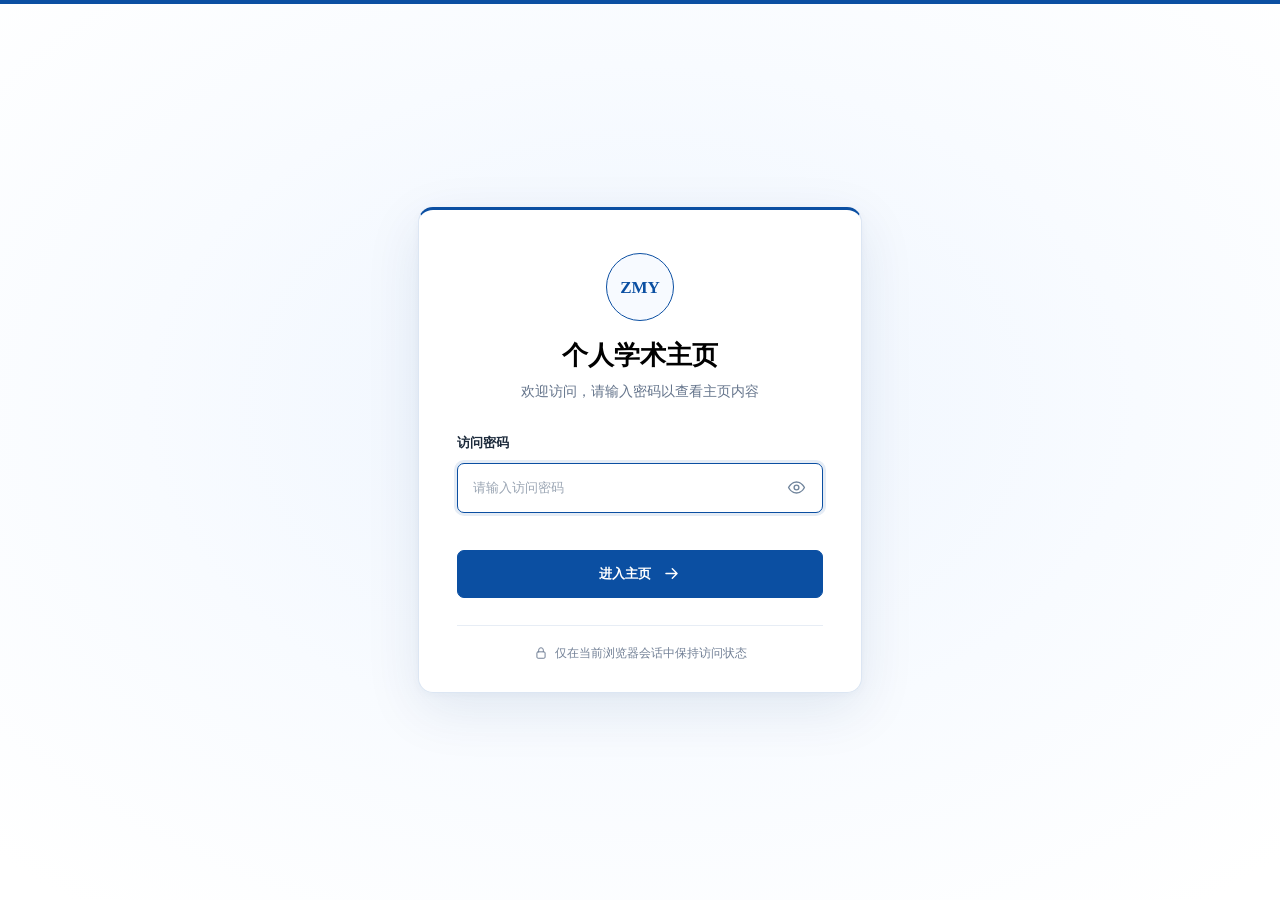
<file: index.html>
<!doctype html>
<html lang="zh-CN">
<head>
<meta charset="utf-8">
<meta name="viewport" content="width=device-width, initial-scale=1">
<meta name="robots" content="noindex,nofollow,noarchive,nosnippet,noimageindex">
<meta name="theme-color" content="#ffffff">
<title>个人学术主页 · 访问验证</title>
<link rel="stylesheet" href="style.css">
</head>
<body>
<div id="secureRoot" hidden></div>
<div id="secureGate" class="secure-gate">
  <div class="secure-card" role="region" aria-labelledby="gateTitle">
    <div class="gate-brand"><span class="secure-mark" aria-hidden="true">ZMY</span></div>
    <h1 id="gateTitle">个人学术主页</h1>
    <p class="gate-description">欢迎访问，请输入密码以查看主页内容</p>
    <form id="secureForm" novalidate>
      <label for="securePassword" class="secure-label">访问密码</label>
      <div class="password-wrap">
        <input id="securePassword" type="password" autocomplete="current-password" placeholder="请输入访问密码" required autofocus>
        <button id="togglePassword" class="password-toggle" type="button" aria-label="显示密码" aria-pressed="false" title="显示密码">
          <svg viewBox="0 0 24 24" width="19" height="19" fill="none" stroke="currentColor" stroke-width="1.75" stroke-linecap="round" stroke-linejoin="round" aria-hidden="true"><path d="M2 12s3.5-7 10-7 10 7 10 7-3.5 7-10 7S2 12 2 12Z"/><circle cx="12" cy="12" r="3"/></svg>
        </button>
      </div>
      <p id="secureError" class="secure-error" role="alert" aria-live="polite"></p>
      <button id="secureSubmit" type="submit"><span>进入主页</span><svg width="19" height="19" viewBox="0 0 24 24" fill="none" stroke="currentColor" stroke-width="1.8" stroke-linecap="round" stroke-linejoin="round" aria-hidden="true"><path d="M5 12h14m-6-6 6 6-6 6"/></svg></button>
    </form>
    <div class="gate-footer"><svg viewBox="0 0 24 24" width="14" height="14" fill="none" stroke="currentColor" stroke-width="1.7" stroke-linecap="round" stroke-linejoin="round" aria-hidden="true"><rect x="5" y="10" width="14" height="11" rx="2"/><path d="M8 10V7a4 4 0 0 1 8 0v3"/></svg><span>仅在当前浏览器会话中保持访问状态</span></div>
  </div>
</div>
<script id="encrypted-content" type="application/json">{"version":1,"kdf":"PBKDF2-SHA256","iterations":420000,"salt":"ni/SpaL8kaBkCQYq7MVs/Q==","iv":"Nm4NrkJ+gm6N1Xzx","ciphertext":"Be0uivsfoXOp6j9RT1WkvTx4ptfeu1yVv/8LA7cZee1tR3hdgo8+RrDVE1XufHf2sTiBeySiJIHK5lQj9FOjYZQz9vUUtGoe89ghDtrRoF985TLTAYHICYC4v/G83avIvzMO01h9IOfdt28lFsJpz5FcjW31blOjPaLLIaguqfWCczH9zj9sm4TX8QcTbk69BZw3H/RWU2jT/lAphOmATeJgIystx41OLZZf+G+6NLF1gjKKUfRGujr2oSaRZssMxxg7m8JCjT5Vj+igYbwe4wjgNIVz+HnNVh8zAMy7LSG6wnzTQFFJrPb0uan68jLfBDuZPlIVPKSTLS22JC4cN8sxfOIuCt8nbpr3fycVS42TlQ9pmyPji/uBSarj0WfXFOxCFxpYM/S9i+fAj7zBqhlG9s2Kj/0IV0XyXhWYaYE+56I8DJp7Il49Ztc43KYxZpBoGKFWHoiR97xR+JRW9Cwlm60hxVUMRFv7BQHnGIfIVbplD8YrF7OkUIftmh8grayWX0xi7xXHCadAjeU+8Hlt0UYfA2wQK0fRvQl6BjlOl9IBUYCsWUkONdfSwqcVia/fKvyu93xpUCMOjuloMZX//j0Fw7L+XskujCfPTNBX0JFFVY8uYuUcz9aWt/VcBoEhTYWOtrKfABVBcJ9IU+KTM4GoBMmEPDWYRP025H+KsxwBgs1ZsTJU6je9M3IB8hvX6miGcu5MXGACYrC4oRVWxkDQm+uVyfUSUWD393vA6N63WoH8fAnBAH6+k60yyCT73Lrx1nltp4i+bi1jWGlnaI9UTN2/4Ab3vkBDVq3XKr/NfSX0RWIZkVJ1oR8YHfsr8iIQuX6hodwts36ZKFiiDCA7xtx8ZzOJKvX/knS12gzbtO+gPjL9D/p7yG9ODZNShvcGi8RFU3l97SESyWoWStqqSG3anjDMHR9bBpi9RO7IDvNl3u+eqw9to/o2rdwzW1nuASdJouWUqIIYJUukV3ENnO9gQvcP0lsJ0BbDcYwaix9d8Ee8gti7Z678KEkL1HGLgrOatMdh3CYXpscg88fAoMStnxD12yavabzOh8PWNvYszHYppfmwWBcN99d4vqbzic7O+fhm941wl2fNKgIaGLR0wMDYJRmmv/nEPNh3onF8zGYvKO+wbSrrE1iknT7HU7huVrRe3FfQH+/H3KdgdOtMrvCG/qHjCVtVCTpPtFSyMTi1S7CVIjEzVpi1Ou0YVgnr6BmF+sNrrPKXh+riAblVM9P/hFIvZPoiEfSHP2aBRjzMc3sICT1Hm3PV0X1882FoI8u38zZHjIkDlBz/FiyAP3c4ZtQGnwNx3ZaHXW9r22RXB5VTHOKrrBhHTicBo818llXgoCGNrBgojHuB/XFhOph2RJsl48nz8WYW/TkmSmOhWHUz0kc/[base64]/rcGjOZJht+nDlM9u2ifU0jFfoNbzu5cmoJewCSYq1r5q2WAW3yhOu3Wb5GFWavd7eri+WwJ47QtCMa2qTDjAkArD1mqSIdvn0s7OHLtanmEbU42o1F/vyT+4Koroum4EAXXloZYAoY459q1zkjqR6oe/QIoDwE60pNMTLRrDmTOGiUu/4bhVzgz/QqQb5G/8L4V4oCBtvBJzAzbe8WIVV2fZswNq5Ever4t98RWNTOMdg6jPv+j98vlPSYvIXt3aVqmawpNIU6zLo0WPcS6CCUKCKPnHGPq/i9uDEV1eTxx52ijzZSkxHvIHUs93WoCpaPQp0kghpcvTc2fNlSqG3UuTz846Ff4vv8ekFtBhktREdhLdwzsn8kPS1L0OGCC6nYK2j0EWfcAelZVaVfcEblFN2oKhsOMnfCnRJMk290mu7Q8RJ0RCFlr7rGHo2TV6HwKBCsYBG/B8YV1TA8xXMJ8/yUfJuyB8KrXPOf09+P+k1DFVTR8wwJga3dWfJK6H8MkLXqYIDxuBU63FXdbiuuzLp7vpFN4RxhQba/8X5qIg2tb5S7Srz2VI85ZSDaZr2UYJhYZRXnDQrOM0FbWTqUbK4m0h3/7miNEt98BNlrz7yaZ4mB7gLT0n0OpSuC3wPbZW2O9bsn8Am2c638o829P0AvLYCyAxt+qK5UR49dDoALu6NF+If2F0JrQ354jmGfktEw0q6+hHWip810q3VzhIibcH1k/mJWISBQaH51vZc/+H9qL0Crr9yKFxc18gcJR310rS771ltb7cREIkMRCrDwEmgZKkl739RC9c377IRInoibm3nwgXmNxSc+gahHrJ8POKBq9LH6sXsB9M/e7USB8MQ493q8ZN71NfQkEeFm1dXkNyG2oDBoj1uV93jL1viz8qGHJlc2e3yoRuHUO3gquY3ncwjb39smCAmGGdxg6DQjHLy0hFBESh9nMk1bfd6XMaBaPDzOmXt/cRSj+p/VaZD6iwp2RrJAxvh4huQnx/PXJT0KYu971jBbHL8qgd3JPXfmEE6XRcviPfgL4KlSU42JkBO8JYPgnKZp3ltSVU/puWyp6W8fAhj7CwcSwSPKVuPQm5OjxwNWAaxqVT4vaqQp3252S144rasTIKsi7/HQC9rsCu11a17dCL/kocFcos+YqmF/j95RFlA3chZIizsFXW27+wB9bHEZkZeOh2ju0h/IJooryv0omUfim8m17H1zz0XPkfqUoncCwIJTKbjhJXRLM3xhxSQGevzFcXL3axjP3NqP5MvlU8Mdwln27EAQShfT0FDav9L0qUS6O54QAaHRubGQJ/z1+stNBLoNonb/gLl9VFLePJHbhJl2on8mm4rBnYHxY9Zm42SH7lFlLtk7y3lvAHzh4qLVAVmBJz7g+QnPGlx4y2iIeQ1o6aSTGiLij+j8ko7fXX+AjAfGUWEBxXpaS/[base64]/CAuxS+SS5Z8c+/[base64]/s+XgZN+cKp4z+o6rGAuxu/BqiCHoX/[base64]/zmdQXwpj2R4hWlDPqMWAx6oFYARH01vI63u24m20fHUzw75HEc20ihnMSD5yta+d7+14OTAqSG4XAegvFqImMhNa7rCkghAL29P/dFnsunO+rw9fXY95wnoHpd27k3yAkMkv+nfeTE27lwtzVm/5ElFR47ee+39tmZwoE4L69QisXapm2GOve9oeGYcoFyzUvEjalFr8bXABj/qi2LRyALFWyMYHXB2GS2P+wOj3c6PxgJ/[base64]/+LoTgeGpNsJGL2/d97MzImPVP7hzfPxTbwMnYvhGknnBRP3vNTgaP1tGsKmOdhodgjIR7mMulZe9rr/oIOlrgQipAUS92T/gzq90IqQkK/OACm+nHI0iEbPHNsWrP0gr7FBiMk/JRKwUmUNaENjJ771ssIQvUZaxHkoEarn1yufAODFaq0P4iF88xSyFlyMAWrgnq98yBgQcC33Xh08ulRnjZ8I7/B3TpOTb9KgR/726aKRZHBrs9QI5nSWPEAUZee0w+8SLLuJNx90iM4qmXURi5cACCoD0p3Sy4OnbQ5m0qNK6pJ0khpTMRWFgA7Kgi3ao2bD4ZrfoCU/mtJx+FGsCgqD9WjvCAmoj/xoBjm6gThICHDgAVI8slp7VLoa1fEQ1+vay8pjU802gEzUgRVz4uljX+sgaKji0cbXkDHfv8DlBBWnEKwAL7QBW8//YAHJxg0eColYJsTHIZlx/gqtRh34wtYEv0gK0OeAtZkGeyYIgLcXrZs/Vom2vy0dz1o+hGwPwOVjpZDLHFtlG7Gjz1No4Si0MAMCXraDb+i3iS3c6kIkjfNuSIifUcgjD0z+xBKTAD3s70S8emX8ZTAPwjyAfwXD3yMFd7o7Haee5SNNO9dMVppxtb+iEAvkUSxAJGTsHK112NQyOantpf8ohRBG4Y1Y4xCZTOyk7iT10lNA/khiYf1mA1au1mJj3YVMjV4jr9sQ3ShOM6sjH8ho8M2hQ2zaLdY5KbOzIxRRvjFhIKf/16OmKGra1NeaDj4IN/3J/hUxh52FnxGGKDI1NEUwBsRyzsyQbRR1KwJtZy1t7cig3OKMMtijXTdizA9jj/pHPoTj7+saYVoKHdkYhIPl2qNRTJIA6JKsgwgdGuUIUMy6C5eJ/XFCsDba+a6kw+SCR/AytFago290YKgwHMIIoH/VAzRfcq36+jFobjOKxBuEC+57FMa44ZX1/qt+lAv8TqqyOEGY3BKnC+KWf+UfH3BYz6okKepjsF9hMx9eRturvNxDc79y4/74WdIkjfSPgWaoMCQNGpH9ZGhNqnz7gBgS05o5u/810js/b2M853ceWcVIXvcrJEudlZbUZMD1P8UznlR0sJe3DGZM8ofqHrzE5c241JW/m92beBg9P+UawFqRY4YmJ1XmKYDwlVFu2tAzay3e9c3o7rjNW8q3IKj0yENEPW5K/I6nMhRL/4Z5YQ9uzRk+3D9g/ghkMHsegTwxWA2xvygOXYJis0LL24ngNfoIS8+qVASxVqYARVqIMjAp8u7Qy6B8w6RVqRz/JxF7YDmeRn65v1xhhAivsfzFgFRa8D+l0ut3F2hAAG1NsKo6FK9jIaWzmvQORsLxJ2oyVgOjA9ZbMSARnL9xTsP9QJUXHr7XlEePYEncifG8eYIg+K/[base64]/9ZRk9AyB/F5uUw8SqJlqnQSixHYnvm35uzsiA0nAMbwaKQWaw7glKS29KdPU6xuPy12YJthD7eZo1tCZWYxX02AQHgRgg7RJn0ufkoclAPng+kcQeRwtPMfvy1qkWf1TVE/bYBSHZGr04YBnRG1B+IrLYpU9UQXsu31sN7THi01RyZDLl2P+hJwosHKP6w9FbumlXyjssdR7VjS5x1jDvSyzd8IXfDOEg4zryZQBD/LhqkyqLvIIv7/3HDZpsCPUI7xJrDDQzSS/swNVy/8mTfGpb4HoiyCxcCS4pgG+0P7lkHwN9wS/2Q2fPKysKGOiSyDP+G+QyU++AH8X/TGLfJXNY44vuywqqb8b1KT0X99lsA7MjxDyq5AKa46YaoA79sYskPoETCLbIod6n2pKaNrr83644MWmVmQErYl6DuZPp762z2wgLJGMR3xw4qEQejkaAQl6p8aacVmNjk/7rZZd4np3e5OzNy4QZZMYzfiiOrdnjxv6B86dQM4Le8FLc1HpZQiJ1Ya3i3+4U1Fkq2vM0hPC+OGSRL9HfxTyCdnNOstud75tCbRcVH5fO6YvLiS3Bk7WPehqNvOYqLrw8QNdua4NZSmQfZVLl+EtFGp0cX/21i1sFyEY46h3boPhhbSGqFng4O/LMlVEVR46oPzDYue/[base64]/4THbO9roT5SM1t5a7KTfdzV6Bwuc+DoJenk0njGBshxrgVGRsig0U3bIlOMTsLrvVcYQcHs4n5frQBazIJGXpr9G27O/DQlWKW1F7vPOXpxUSubjUJOE6/[base64]/4ZaFApIcZFVWFqMXAxm2pw9mUZhWujOsDdmouiU5HIvC3ZrQ/cyewMxrQCYmbAI7a+Sa3CUUWDqXbyGHUPvs1+4qdP4E+KA2D2rjEPnyI/D8bwLk4D/8uDuyZi91HdepxVArLEGihlGFdz2X0n+NKBijW9TOhiN/k4UddCavbUUXQCXDSDOBzxmYixo9ZwYxoZ7zj1YGE2aqkmn6YDYfr2u5EByH856N6pmbs743vZRvaB5x1od0x3xw/AU4Re/DtwAkPjyyMNzLaXHllfZZrrTSl7k+w6dLLGgjZZQ506CbJUVY8GJ5WfAf/pmV1/Q4plySqsuxiImPQnY0GXShF924E2Sw4bnsDil9a2gusPB6PE4ARYBbgF0qGTBt35bUDQb1RvbWpMpBQFzAG7Tr84la8vZvJ1fwIe2rreJRPUnw9hL2biMFaoC9iQ1eY+38JtCUyuOzbnoFSAV0p/3yv4aXtJOTXBnshY0usCgCxd/KYC6yAmVdVLHIl0MsffhuhEGSNt82TNx9kOZiPWyuSxYAAjAR8698y9abwMJrHy6EvCT80AYgEob2Jh0nVdfr78GK6Z1bg/opBpBE7VG0c1tpXwVjlP6rRMrsgE3jsFIpyBGyqW9PyCmx3ggqTLoStgKA+HM38vQ766Ptp5QaGcrZ7gzjRhI7z+tAEZ87WUmGDb3MjumdwEFv9+TncZUZDvPotfTceJewJv37VYtPseMym2XTqHU8dExqIE5MvK7/ESOnAe5b8uVny5a1Aa/FZEMzn+P+r5i7PgIUeVvgrnWZ4EKPG95B2RkPnGxx0jcl24kNI2s1eyYCOLrPH3eRHpvb2KK6GMJDebprwGYjLMBn/YSEQ2VJeUADUDDzN6TxpPNg6bWzt2jeBPO0jlFfxNbSVN7oihZEu1of0Lu6aKB/Tj7gCokGhktkWVVJ5nwGf6Hj1/V7kNZAAZDuVIvh+ZRYYZwPu4E8Z1F5lx085NAKoIdyAt/udCVSfyntVzccBru/ZePROmo1yBCAHvrpRK7wHY4Myscof75DKOp5Ssmtgx30fw6PxOLRXe6jS5Eirab+SCoIyStXc8vLYz4iw1wBDYNnFsEer23yPChlZJFNzEQBkPC3ulqguimkHBdDIRo4tAI6ReNBzMt9uMnkxvynlS1mDu9w9IVk4sXt7vBwZJmth2FoJ9xGsKUZp3/4kQhbklqH5sp8E0ypPAP48UVxw53kATKHrCy1jGvyYnmlgIoNTE2oA/xuk3UJReMHeJIqI1eU3qPB+lFC9+SbEVN7ovJar1bQgaD67JvbdJjlipgdT2g+ZpBsOVWsAkGQbRgAYj96qrJyrB3/elXjv9ImZxP0E5B1xJXo8qWDys7R02+Xg6vQLcNYxKS0WB/P4oT2/[base64]/NVTu8DKjoeQJEGd6g2lCcuIpqe8FE2RCUedS/7iaAOlQR+W1zONzoCJakxWhWBiaBmq9kmlBVQdchRYYE21Fu6f7gJ837/CmAm7ctHqY72R7OBPF93VOL+HtfEqCI5XmNhTFIqvQlVWQeHD+/m+66Km9ufeOb9Y/t/TXKVJGnpw2pdYhjWpA2WMLsLPadWm1lajnyYSfJdH66pTi0uIiCAZulVpuq47hXc9VaD5g2blqHBvQVBKsylpNTBFpZulYlg8feZ/49vxXebvyRAd29J+k9ZCbTqoYQdgPaZEF+CR12Sg32fThL0PbVcSDdLMdGDa/LffATMTACe5Ag2aRmur9T0Fuu+I1DIPMOShteKW4PDv/UQ84QSqWFmuQuGty9JkGl6Khkl5LZUi4tpFGAkDa2ccqGaqL77oJk/vmDIIDVT198AMX6yztkZbhLlAmIw7dfEzbTuUOZfeJ6UKqq6olBya2/QTxC6DD3qWP/JZA+aDdAMqRX0jYfMl0MGG7qGmq70FxKJL4y334hroQpNerB70j+HKUxkQ2+y67wF7RB5Fh7i/as369rIiL9zRA/oUwMdisl5mp1p4i05rMWSEKL3SQ/zqdJ2TKZUzKNvFEAj16Ddgy30SY55J5JVKr23HVXJLvD2LPiXWajXtUprRhd4MNYnqqlCwL8QKgWtLCDd4Dbb7MYPosakos9u9iVGOVzYjaEfrQ+yJlypvIXZx1hT9LgG7/[base64]/sje5ykeim5WLzVxjXhziRuk5SiXwKjXnQDxijmSVk/3Wfm2fJcDNMbHnGFPjM6Kly7FR/4Idms/zxwGNtwCiU3i8mGdSSBkU2kwfaSDXOqRKC3L/HKTG2YBScPZE9FiKg94Th7j3BM0x1vHDxskWj4yVUW+G/kEmEPCCI57QWFkxXe1lJ4u59d+uERJ+Pcrg4gkQCG+IxxhaQR8ing6y6GS2VFG3NC2J0lvV19I2ZSp6Gqq1zQGGqtUC4ZRFV/Hj4lK0cthSawlcArSV4odOnusty0w1Qio0M0979L2sdTUjFdsYYO7dtMHKd9z9k5QD5VCtrZEl0wmdZQhEMHlN2WY4b9iF2l1pHiPLsEtPGvJZyBF4h996lHYC4KYDJ67OqTDGJ5M5hFdR4+Qt8Vp5wDJ9rEnmFYRFkW7tSwh1vRHosats9cJUa/cVPo59bFP31t9mzQJ2nIZhksSL+NgGI7kE7/7Rr6qqDoYjeHKTkyzBHHPW8JEmNUODuA6lmGSgY8PAeoXoTfX7gsMXNkb2InxtJKbphHXxguEM8xW86eJcvo57fsN/JdqMEq8660079XVpLKbem7/tSMBLj6n3bjg7KgIlKYkiNo92lrUya+fWVCsW3cvMyl4mPho3IBJnyBccOOUJ3ja3hgW883ZqaAhke8meJsQiS+lWfedBYZNDr1fUNMersLLkZR265jUYI3aKa/t92OIWDCyL4eLQ7kRyfY19AlSU7ZWs8+meW7WRRzqhc/LXjLOuPhl9EDY/5bd+QJEZ6nqVxhfsR834aCXHmdnMBdBOUD5d0QxG8RCXs8BowfvdKkqHB8Mx44HcSAR7f9xRUh4xPEIVsQ1lkaKmKTxyMdOAq24N1TPLcojTXLw0gPfCrRTyopdx5NYXVtmTw8owoxah/vEiq+LHIA5Zlji/56cPu6PRwA1esz31zbeuDFbevuM3pHQ28mWUqNFFesbp08Bw8eL2K35So048ZoAwclc2Aoynb4wuHwMWHcOC9hRB9OIGEQ2D6REfgqpGc8AUDrDk3R3DLC57fzhgy2dmmM63AFJECUraJjyS+nrhcOWW0THiA3InHPngc4n6Wgv06nA/5IXfp8lNQJTqdkmkhf0Qx9oACdme9qB8KDV+CHzfuApw2ZQTHHmf4J1h2Jory6RjLZP2ZflSgfK4+Xc7nrNbIJI4UVhvRhrb/5foqqAnKUcMKg11tOjgBcdeHSlzmGygOk9D2aPHwj62regzlVF2YzC/mW2uVoKEG7/P2hfK2YbVwlcu0stcKvANkNwAMi8xp0H9J9fcfsjvP+M6tDyS8Dp3FLcCq3GSqYUq34eS4WnBbnvUNFSjyU/dTWrysBnLNEFdEqD7jjROLVVortQtXVpGJUF0IBZ+06Dx4Q7yH60vDamTTd1Pgl7InnY13/3GHvC2v/RC1KpUyXlPC2y4GnD01gXJ5qA3w/w81GigZMntLejyrULDsMoLWqHbL9N4C39Dm5uPUapSkxM7ImcLrYKrXqP0SAuKXZigQbzejvZWZyJu5Ecw2v16aiBhAMWAvc7gVrEMFLA+VwfnbIeuws3uzdPMdO/RBetfRwZ0W3Eza/VGLYM0/M7MdqIAPfeqQbDvzm9EHNtpcwtUcaD85b9RbIUsIwqDC/bBJAIT04B7kp36n6yVcSvPb2WY/PVHG/SU/Z+pY1SidKhae2XlKpaaeYcbE4EXkV6Cl5GE8cKHMiz5CzfVVI3MrBSH3IJa0wPvwjoiVLWmjUT+PRJm+UC60bk6vCQxWLbW0+pRsczOilM/TwZe9ZcvbNyFekyxAIHaWy6BhygGd5d6nQsZ8Iy/VahWoDeKfSj4chMxG9hYiQgrqs6S+WxRdGkLUiuVP+SY1JKDWcC2k2WRMOT1e8x+uCW96lROPNdxKE6Vah/VT5Imk1h2rkeJZsps35cYbsadVZ/u41gGR/0ZH+3ZwZ7iIcgf6ZRCejOCmUlT5s1eDgRaPn9HQUXiEHfwgYeK6upojejflZCY1jMb8BekHoAXz9PYE31syfQRg6UiiW6yFCRTLmoXZpnnabZRvfh/WXlPuNGyHRPiBx9bqdA/yhoS0/sNHE4PkWEcIYFQ9uAwuhMHV3tWGCmRuMhCM6WNM60icxfSaTdczauBTEsDlHeS6pkvE2gDYTOOo6gfdLarkzb/F8VyNWvsBg84ROLoT3udan/cLqwGYVqf1D+BdAUOJtpgaBwAT7w/JxLm7lv44nAuR/[base64]/1K4ZEY53JACYipay+7Y9XddEBjgDLO6eysWaRbjPGyAf+hA0iOisgWjNfsEiwPHLtJtugkwiNb3kDJPKbKr8FCNyuGvPT2ifXPD8FP5ZO5xbH8/Dh780WgnLsxLHGGQwDuyme0RP2rGdGLE79AJeU17o6RDE7jfYEpL6CzHS0E7ZgmM4J9vXCyE7X4aut+DQ/[base64]/cwG3r+9a/i/9WPltDO1ZNhTH7o8jQshO7amcXx2sa2uUboSjB3dSmJyXT+vDM/7O4dNG3tT6siHpYWZriEdjI1o0Qvyp3lF7kWhXnBWf+3kT3hEHgscupCR6Jkxs+LeXTi8sR36xiodNhod0WzB7Ul8YTC0y6Aik+g+W54TyJ52UbksE/NCYMXlVpgZOA7b7LVbOsMZoaDAxpLnvOK6eEOan8JwrQNgNmhGjdm/1Zt78qQ967kNq91H77BMkbkH8T1IcqEE7s7NtP/sOESqjpz44mzcf2CQSOAFYlqw+epFkXOauTj9AkgJksiwfswtOBxSNxKupumUeJHD48tVoIL5pTRjwwlG16jylzQAkrPmKovxd2kM3C5cxATri75gpTNdsS6ATd6p5FFuRGKN54J9yyxE2Zg2+x5z6RWOflVfZG5/cv99xOIQpxn65QL8GzItw1AskDrf/1MnavOuS+gyInxD/ixSSG/d6KkqblqU2D2OeKVO4lTE1wWikPe7Dx7YWCGb2G7erWF7OczK03kzQ/EsuTIBirC9GSsHQLBnA9ecPKKkh5GcT0xl4MEupo6ZdD15+nXghclkulSgzpfL94KYaq6p+9K8wre8gE4Tfb7KvjEAqje8FgvQRF+IVooHw3mo5y9/CKUvkOhfr0ipIQPBTccFi+zXmHegUTJIxqYE5nl+lEH/iAuWiOj6vOGMOcxp9AzIt1dEFUXXJbX8tU7uyCMZmaX6OArDFI2/J/xLZm1rYulz9kcGw1rHkolIC9qyxwluqyd41qbdIDnQphExKd6WiuAyt0lohg83VA9SF4Duw0cz+NSvmtHqlEGgoAcR3kDfQg0JouepDGdMkeOWy6H/+eX90A6A+I7ZDRCfaI8RvCCDvB7oni41CFtratoxPzk3XdsqNd7VZj1PbiE5i59MhQsMHHnorbOL6Dfmakb7YgLIx0FRSAY0vZivm7cq6RDtvG9AAne/nWS0nPvlpgQJY3sHf3jNPwWHgO8Ehy86rYz8tYipcCIh76FPnshDlUd0PylwjcYTvTlQmsBpN31PKabNJgc6eL6/QMvo4uD6y819g8YiBkNcwrAnHmkZhLuc3XNmvAcWz3hFS0B/2I1UtbZuilj2AnOsV+jgCKrrajPJqqVPqZqhfsJomiyz/e4xN7nTMc7/tekCAwucFsT8PDidAMNJdSY3sC1o3sJ7/QnGdHX5qwx9q6Cw7Tn7q+4WahxzF1irQANg3sUV511I8mTP7bKJOINbB29upXkwnj+iMYbW7kaWMKQjcW5PpC+sNknEULfpqpSDB65wq2H1YKQ/GKWR8LX/i0jKxWhIYwzuNldnzaoznTXWEY+rsMgcPReldI907KHuDzTHnob19/VzpNVj/u6Cu7LbT8rzFUbIGCShLX1cvLQ4f9ldrHqTLrbU+MXHsHKWxOtBtqJzctVW7wPzzWX4ll1dz8iXFHZNQNFhezFhmHCvzBHx4TxDX1ril3y2SL9s+E0kiifdgdlL5un04dRg1u1yHZ+zQvmkiZIMpBQCfDVfEfqYCFS2pkWe9eaCfCDS/cZ9m0BTarpygMmCAQ9uZgOuSIW0RyLC76wtotMypeL0zj/[base64]/OC98fAyqoPBkX5TfQJ6SDDbanhgyem41WTlXb0bT5E3N3/n5y1S7Yj+1kRpJqXFGhpJsQDXJhfmeGjtDIK3RGC186yRZWW4SdHPDJhPs/wsTxCGjn1yK3TU4Yf6w+2Hwm989JscmiIYo1cyvjchXjJr5BtdQ7WhT3lKCkK3gABxcIK9xyc/BAoQflLgQzboHust1BEk10gRUci9acy+xbJHFC19KAauerdpJOARGTgSiGeOGyoN3xhC43KQb4ysQm8pg8j1FD4S4jtsGSpll2aMPfzHii+Wg/VMRw/LWfkVT/22bUEZewMFdAa3VgVkI1iObP+o5LtY2q1I/7dtEQ7RLCPGZqQPd1xpXznWJa1JiXpHCafH1Xe4Q8TmUobCSHXbcja0V+PAjfbnYZ3+WO7pWGtwDNzq75V667eN2DV8aJgy/m14raP7s7uKQFjkmR9ZcU1cMCafANAmDTvM06LTv2cHfdM6Xz+qvSygVmki4WH2poULL1dFbz0jWtm6rwWbU6DHGDE+F/QF7syg5mwbBEoFKQGEIm8WsVCfm/6Tkfv+K5SaXMrgWGucc1GTi6EXXHpkqaPYC+2J4gayUUHjA2t9/rL+oRpJqf2s5pz5McSD+2DnDkfAFLbNlP54aN/fkxVb4q8/1LG29akS3AgsrhFgP6jmp/68sQx8cLpatVHoZ58bwIlevoBoKrWFEnq5vzP2o/ediDZ058lC2NSb1cSlbDfanvn7ZW6o+z8XarhzG2oZT4OzVxeXZSNR1jF51HfbLTs3AOhlKcKr6UJzuvxmHHlTeVAWUIpV/q9QVPjSsXM9Zp/DDQjf2nq7ZlY6Z2wENX70umuSVXkm01+40cLhxJnnbZpAAtLd8qmqdCeZ9WCUv2JFMXt6KP0wNEMY3hdVgweLlD7pOrCrMIf/+YwOkI1MMbDUqYsb6k4i7Mdryi3MIPTFFEAkft+cNlaB+jf6sR4GiMFEFXZl8wnP1U/7jTQ8LSbMfUn/0fH79K4HANtamITCI8spkh0wnazYOL4wAHdtqzY8l0gHHPpDmx36DuiiAWHcFLPO7NWe4QIN4koh/jMCA06UsuitMP5v23bpwN4rUE/7M4REmafKEyvXUr+1UE8wSKNjzj4kVsKdYzTsohFqSI1jUkknnn1WVCN33a9fU6wQb1JDmJEYu26JOj57uZQxUnqSFQLYnlkv9k9y6oPZT0AeroF4Km1OK6Hu3ZqUaUaJz8U5T9HmzavoTgsFpX1zxFSAtRjrjVYMk3z5WmeWWdYyFgAhv6Gg9Z/4VPLze5ux6azA2SnZeC8mY5rBGH0DmnbldOmBrZAT+B293Qr+KjK46m1u/WtjhijlHCmdihecHhwNbXqzkv0MCX/DBuZQFwn87pjwlMN9KeupeTOVsIki4G/[base64]/6tJBJ7VW55UZ85BhOvDY4Ec+JEspjmo+cyf53//R9BdHpNOmnp0b5A/VQHZGuEWhiwfKnOWs7tcqe34N/0BhFTN/gslyr1LvgfVrIjec2A7ERAVHp2cL2C0GdwTfnVRDuJeQUZxu6n+VT6Bc3gz9650EF6VG9Syyzhkfk+SfRk6m6iro5wsHjlkOhRhQEE3eshDQPgFCnibe72BZ7uoQB/nMpGJCfgMzFoTAkdHbvEUkEMTrhBCruuMGPIZH9jaDhzHh9s9a1m/[base64]/fX90ZCbrwgjKcdvO7g1WG3FL7HCui3siM32qah5Hjpn8BfKSlsKk3/xLqO77TAaSpKIwxPvUcg5X7PfT3VnQHWiO8veLI7CJj9NP11lunRhmfn/4wMhXqUaKLdiYSb1bCUGDXGJFn0gDppUbUCnVaHutszPA19/vw8+jZb4bHxd/n8TT5KEvbtfSOLBvRV1Sv0V8ZzrGmNgV7twUDF2VfMk2QQnRtk13tFjinhEX6u/RKchccmPr0mzxcRm0HzWw1WQXU1wDj6XSg5KTto1BEgTuvA0FZ+UHwQgXy3mSxIkqirki2aCPoyfxeldvkIOWQb4vyp7BoiNWoXrRiw6ISW+wMyeyrDvmDtyCRURVYbSx6RFIId0N6vyRVJxJVkGquF7ktmKAkNeffnBNBFwsdp2jTBaJziGjjKzfD1tRWoKlUTjW/TAcJfIK7QwQA1mDuWruLRKxoDaJN6ljizIvp3r+I7bLcdbPP5LS6n2rs/kbLI5awX87RTxnz2a67mByW+xqnFW2P7xK7abPlT2AIDkYxlxyEv3pYVIdyKb/pnPZDwQWsr+hwzFb9GWHiA8iKNSh6SV5CdXsAd+Ntdlhzh9kyuMSrHE092K2LxuT9sgR6qZYFKypFNsAmYM66FVd2g6WxnYsiEoESDYIinZ+73/pec04SSNzM2gkqjiqYG1hNRMSLPAXpvk5ZQCtxVIIIVZ0zj47+1RiicAUxRJGebZBee+yKznzK9jNKyvQWz8M3QQP2Il/xhE5Go04RvcYj1NRMhCmsyaGa/7PN5JoG1fyPGR/NyNBDDwT2Nkv2qf7c5k1ex4SvKeOVlCAQgpFss4ErQIr7cptOrKDzhEyG5U77UTHFXjE8kD+Bq12t85T5J888i6Xx2sbgDUM06mwOsedYCJo3ysAvhHyheZdeVoUACLYIPUSoMqipvM+aa9rK95RacMzshpd70fDxM46U+Az2GsgqRb5N3oN1ma/exF8Fe+4uXQx06Z6LeO6AR8P7Jl+TyvF0XA4fggSppRrypfv5hFaKrQDuAKzKPo1QHaGvrJLaZlOj63dEwWYaREJ9CyCTcbSdF887T2b06aZ6WOY96uN9+L/PSPaS87eGMRoiNcG8YZFrzZ7GMf1mnjl0S77/uEikwD40xUP9X1MOWBKQ0pcuyE1ZBgKnTvu9q5oQ09kCCmEySTFWE1pAvA+T/lECHq5nTD+qUU6kdrZXhf46uIoBuqt7cijSrfKlk20/PoY4y3TQcsz0CA5zbl7kboQ/WGQjR5DZ8CmOsgiNJQ5EEEMqoglG2HRWrBbD3zhpGdwZDh4onmtNSrZV9CG1uLndO05xJbobfpoTjOqcfRJ6Vsqfvl4hfwTyNkQ1V/jYUQC2AKJMTE9rsSu0iBlFEqgU03qT93S2Zr9wtg2BBA0k0jmXPLGa1kQuzS9ulE/ZwZNQvAttOf3CnVpluA/G1KI01Exwab9sEGDV41K4Expr3bJCHlsc4ybH2rlg86ybtDAMEdWaNQjFCFQgJnhZv01q3YlBk/ywfchkweXc+jwift037N2E0Fp7NzBLmsI0jqx6DLzl92Me7eMs5ansSerbrnoC5lnIN/g0NP9MM6QDIz3+8CaUI3E7XAxemh+3XqrLmFvDjYbr/z2RRuxeq3xKJKdP4XxxaoV1uj1BihDecmSa6Ic+KvtJCINqV2CKsZ1PEI8D/[base64]/SaHL5wXi5HXPWLy/0N/J3l9qc4j8Hz4o8/aegjHosOOma8rIf6TfDvB1Er0UqSaQm6yxsVw6tGjPzViJY0cOIeJ5Ym9MFBOy2zTp4lCv8ae/G1sMxXk6tY8c9rlPN4YkHlb2OU4g1TKJ7aCgcf+TnmSAxYi9Ys6wBon+vwD3FX4SABGDsoF074VXoD0zMWlB8CTQKCkUN7GdH+SQ8vDJW9uwG9bc40iFcdDuhDhnlcl5NQw1IwINT3A35QyCrh43s6GrSOtHmhkiksqgeBw0vZQGqrEhhfGV5A/o+nyIvMUGIiWhQ/SapjQWPBVP60UFcrBfUoEpUvYQj0GfkMsWGpXQtdK2/lYgDMcdDOMFQ540wo/FrQPY3cF0Ox/RNVaeNzCM8z3A8+BqKCxZGpLTn0WhI96O2pl/pSD9f0mRwQu0B+gnL/zUpMInxP5NGBGGiIpXgXCweQvhBFjGGkjHvHKLKXnk9jHJuxMSZMmeZlguYarb5N+3zb6SBADrJ7Iy2Rn4QIKXO5jjxWNe+P0XHszbh10FoBAG8wZeG4qiGvOR01kCVfgRyBPYT0jPhrY4rwXI/[base64]/qQGWIVYspGCCPdV26mD5QcpR+I6XTbIfK/QUqgYOmhH7TbtQREFTAqPE5y3El1r5qOX5JozmU69yhZLDqkziD0HkrMUchKSwEMEUEBfvD7/gzmd5pzZi2ic7yWnuyOjlGP8CGWcjux1irRsWKeXjaSo5ePGNy8b+gMDRXIF5RD8sONN+QAU2WWTks2jizHMyjbExUymXOqGXTrQVjQMQOLKuCxtMwMaC/n7Tm0OJZz1K2Qwmo4e5fE0v5JPs18WulSqeMj5o7KzOqEGP/qZ8olmg3eFYtGmeqacwSeAERpxOq8BETdz9G9+uSOlAhfCmznIRwoamOsWbT5pbW9mwRaX8TO/Qbe2kjyZ053Yat7F+SpMYe3jXgqKR0a6oqfOKmjTA5KksJ+H+GrT+c/[base64]/wCsIpl6tBk3I1rTOFgYYjpueQ2xnuD+gC1yJhtMEqQqkjbe6b0CLlWFi04n0QzElwbZH0/JrBg+f61Lr3SUZQZrJjU1lQDy5EhKUMF/GpvESwNiNcKTgyc/sDvZ9UE0jrBiUNetvZ7tuywx1t54n6hcsoMEggekp1HE1EDAIIUXEYfQasAClAkNJsci15tKr0M0arj5DeUQcDzNpkUJZkKk3ePJXRgyyiglDGVbXVBrsbElB/1iyacBU30IW0hiBWbEVtUl5HsPRC/[base64]/klDzM6Z4vxeiY5GfyS+i31a5E3EwnshT8e9zrkQnYiwuuW/[base64]/2WTnRAvz/n4MawVH4GopkapWZk1orRXm8BT0rLHfgbyjZEuyzZbcWCNB+HBo60QRuwI1wjH/3BtaVnoMOWugM8AfC/lELnjygpsATET9XxThEtvXVxvuCuAPu8r5TOZShDS8gKarRjsnpjuZVvFS1wpW2CM+upHSswKMFbNPjc41sZTtViwCkxM8q/XXtKz1DqAJD0/mYdyYwzT64EX3fZJ4K6xx5S8vEUjel3OwaWbyUFcGQGffHqylNCvUJL4ScrmusTWDe2mTQgpyHojJ2CpJEuets0ef5+rN9OihP1c5nFhEzT6ADt+dpF9ekIaxbrcXv/6qSLHnpqbk/hJX4XZwRomb2IgRiBgGS0COwYhbYz5mpilxEUXE2pAXBSud4frEcpxyA5jw4cviG4fNxmDpfPCil3OKlhGS4URXIXHucAdbFAhqdnCTu5uhMHb9XojzXeftw3INeTP9NvrSuzTNfCCUx0w1zFTh4O9MDlPtO6re1VdjZCs3H2fo/xnvpk9ncv/bcDSXG8owde2M8IERoHplaipAMhsqS7PpE1MTqwQkiIWZoWaTna64ssk1WeTfTI5/HkW/Wvp6V6izlUuTC1SrcPMilQaJyVxMEC6xUYXA8pk6qYpjmE6IIxMyihRsU7akFKGXsvvBbyD9gUY6fAWxUkcqrJN0vYE4vHcX/YjojHsVuCY2RK5q98QNP05dayx0zfDEdTqBfjRF01I8rwJVtkRNtKLJm2a5XTZZCY+/09QwMO8Dj9Yr+8tbTlzTo4Q5TN/2uos6F+Xx4HaS0Eug9+fINV+N2o5cTQ1Z5n+dpJuBlNLfXV/5YgHh1NxzEX+YbV1XkjOWN1xcJeAI5GuMwfdxRkKxxQjyh7qsBGTE0DRnocqci1TMYjMMnaVUiYFamOWUw0XQFCTlR8D8h3dtnH9W5Pgr+MGh1oAVPH1b3Y5VwFlatUU6ALgJMxmS71G9TzOClwlo8932GhqVsFB7fumgZQAUJ6IG/bwYaYFrfiuznESX6C+St87dMFbyWIpT8D77vRPpXSxbtKd4i/RCz2C9tBe2nAMQM46RYOQo4b1mQxZ6FRwNDObrh6zKMZovGY12LnFg2SESb4o+q0tyVpook4eUcs+4mdhX8JLEhhpURsNXCWh74Z6z/5xNVSvRNY9rvMlDQtRiTtR2A/DKkwC18g9W2pIah8IpzHcApeHIxGTZjDe2KLUUm0hp+ZM3JIT8gkEEqcuOhxD1Kl1oAgD3LbBoIm2v50c2/bkZWRweWJarCuoChAkg8PJksTu/pnvGjyuMy22egvte4mRzt9a9GLbj8k9SFbmUONsO9xobRkpGAzZMIbm4/HtThI/UnuWUY4Kw/Q5RntqyMMHewY7rwFCVPOE8FHz53wWInPCx8s4ZyXLD16aDs/GzrDkYt2B+FDTaSS75OTi9IrKtCB3WlbBcHHZV4hB+i9I1kqOydoRn/kZTj3M2HJLA5BWaMwf0FuPhp9eZPnpa8TonAU9bOHGyYERMhB+n/Bs3+gIGPfGCmrYxncyHrH3mmYcvGSIHxt8aC8AfIuTPWQQZEaM/euakPLit6gKYCa9p0OsLrJPD4IJwotKnlDE6t1OA1RG1VnAx+igqhqRcVyUXv4pAUhUEnhttz+3s+W7tNFX507D8+UN8PRSSSG4ZsSD3ZG74UTt+/SizxwKg5owqJguiS1aSLQGoJdXqfWWp1fA3/0q7wGyCKQTbOi0COOc/21gBdhxODP77dqEJ3zGqWAVstwkUM+R8is7Soe/bVjlLsdBZRTn7CvkJWK+lXv9+/U6CIwtjSbfbhlX6kvJl++CgzL3ecG/nrspcW1R1BW17/PTWsi8llwHiiVb6GrsLPT+YmAnXPJZD1AFlH0HlNDc2F/[base64]/c1MURmwqO4vLo+UuTGsvAfsp35x3XTLaTISR3a5EgXfDuTug+V3ToS4JUn69tGoytpCPqeP8CxMl8dfZCskR8Srv/s8tuygjnir1r1xY8tJ/AN3hDi3w32p4/[base64]/1FkI1YPPReTXou0NnypqjEYzPIYuf0CHg3MiQbz0irQK+8QW7MwZy+WcR/SOofJnRZ1m7ck+t1zVHJs1P4LaS9ruEojf8eQmDV+KfGHBh2U6hqI/0mZ3TGHH4Um9mny/8WfYkKYRbKOOWQuxeSUi5iRmrNttvafIylIZcMe/Vh3W7iBH5eNt8iJzEvQDKrpw7aoHOXz+nhYDWPPcWE0oFXepAj0yr6fTEmu0nPJQsZ/FOfAuVboGMZlIQakFi/gCwJhLo8GaWUck3hNM+p7DXjp+TGlVJBvo/fPbY2jIvRVvFDZ0FK2MSDD9wwS68DeA0BCrtB2f8eTe0CMzLhGvnibt/fNUWBh0h7OwL8NEGYP9OYUFHqoSO6IwU+qc6CiOnIQzoS6IYITrARwPacUm3MhZ42Y2mLtO2W1Qq+rBCHSAEdeaPPjXxxLEP8YYyTKbmYFOQUsTxkBqV5Uj9siTj/g6E7e7MmuMinpK5Y/4WnIEcMW50xGVdbcsSLvOjxIFxZl2s8e6wy/0w52A3pqprniQWrGfl/Gs+EhtvX+RLcXUCJSjF+RoomEcxb5tanNwLIrdMU1wC7r6MMBMYgnTPhbjl6NrYmgC6l9zP2qw+uRS5uJCAuvK3bKSY5/y0LquhJs/ilQ+SPxdhMzWuamnQBrr36VVd49yHbectlzaKLt8s6aE1OqPSck5E/Qu/WlaqiO9Ox/nvyCpwE5ee/IHoLqluRoyroTG1tA2sFHbHhiO0kBmwn+FAOEvXf6tZFtDHyrzb3i4TmxLpaR+dyvjrNzRNWmSDDaiFy46zOPzD+eVb63E527e8sW977dT30FwPGDHI6RE7Qx2Bp57+mpzcQCv65jJ4UlF+DVVsoPA2+Zy/OMUFzKAO6VzBxUCXhY5YFCXwU0h8A9HfbrVgWxALkYgazGooYIWIE143pBbYfdsdlE5S/dr2q8B6rIwsdy/H7k1XyhAYBXxebO3W/[base64]/T8F1Hze3scycuQv9Nl2QqQ/P1B+zLYrig8aMhiXwqYTjQIkpg+nR+qE+w3e5f2yxi4txQWwFe6vIviqgoMvCA5ubGPNhzfCaJM/9MVY77cu6gGGyG0iw4MAHHc+x4A8kx8XBlRFG1N4+BXcTaLaJ9dfitleBk+Moo9D2ZiLQlnJd509gkgCqrDfAaUsPc5z5Z3clPtbrwmK40UBHYcczFG9wB+Xu1L2ntsckOlR3IcFbIASVk/dNEJQTlDDvmH5KX4AnUEUz4+GnTspDiKalcOyPNGVifR8N38LzbpN/U3h9Lxf11gVsKRrI6TkVUXpBaFdzxAkaVVp3ShhwMr8yLaKI8/v6JHeW+MDJx/DYtEO/9hKscNyH1jEZ157Dj8DQ7I0A7wSLWXH1/LogzTopBYI79J96lzpNm/LCWFVGAAAuk0MQywClaR/gvxIX+tdFf5BZ3loy1uSCHlxuFpbEvp3RoLrSAy+0mQJQh1Qs3Z6xjDnpJm7M3BxxoB//wwIonGQvT/zr/mc2ifWRf8/qk9Jn0GZoanlAB6HyPfa9U93Okf8YaVuHSl7OZoXMZkKMQxWV1rpnJpDTfLuc7C5rXp/JgZ4IHwAZAQiZRtzDaajSA3IkekjxNiLzbhaDW9hJfOWFIZ/x62lNQAMR+GDAMqA/60BGJRdRBR2E2237Pqas+V/8hH9M38SSltWNp/3iOW423/hmP6KNxmOcVYM34QQrRf/c5s1uC8s275BaUA4Rpk0YaBl8Iv7J/ohOQQ8mSw/8oClCf5QiNyQ70FKDE2es8KAmexQcxFK1BWgWse7T2za4QCU38geS0cotzzqAjznqWFw3FPx8NDtYe1KAZ4k5Hxu9e5ZLldOZjV7/SAhUnG8MOriCdLoWOVdrWHS8C2bRQPnivs9SFqv+OS/k8x2BtVMJVqWVWpYprPSBgjxgmRH5YX20388tQjSYlfnvG3swzc9xEBBNENSrMTWyelCxeuEkjs1OPsxwbOq3lHtXIWGI69B8zAAJuFMsaonpkC9CQCtE5k1gJ27pvZ07YEmrrvshltXOSA4SfbFK3mM+TzS/wP67dcaBVihT0WyURcDSuW2kyDorwEyYIxEJ7M3Mr3xoB1ohz7byhAkUOIuP9Ew+/VyZgfu8UQSiaqWApzKyHawl/kcIjkwXaaNuJXq36pJtZ8Ayo3oNS9m/MCMU4XtuRXspO7h2OW+z5KNZNdf2I8h8cElI2NmVpmrDNn6VLgT5UDSIUbkEy0rRKvEwxHFs3NUBHlh64ku258Eg0sh+hSZOqsvl80nM8peeZahaT7JBD6c7hIJFNJrbVPA4VIir5YDJUzvO8lheCwpM/OLl1OTVnC6jas/BtDqX20Lag5wqXQDzTEALIH/kieM4EXHrazSYrz1nMut9Gzytmv73aWi/X+TTRbWnsDv7aAFMwckzzPtd68VayfsJA1Iv3RUn/vwK2m1TdA5imHTbfbcXl09Mhd4BY1frFdLzg2ffMESrxuQURpK/HelwfOHVvA/phIDlkhYUlmS3v/ezAmNVbbhadjPnojrC1KabcqKZVKZn1IewKe4dVjGxsZ+ODZ5K4AwCi1QELECFzT7+g/j4g6dFfqG8kmoTO7D1bZxexxMMvBtAOdae1uKAmUzjpK6mOZbSK8NdTwMY6AI6ymNOBGzgWzq9MK9YB2TD26GK72oXr2sJ4LZDWJJOBP3zqj/cAWASOerzWl7NzR/[base64]/WT8UFLAHkKOMOkhuCQUYlZGpLLOY3PvYr0OMsrFujJf/jDiYgMxxjFxyg9PrCmAL3IYc5qX2O797eQMYAzAWIS9BApWx6gClnyshBzA1OrDxO8fyyc+qlv0wTkkYovpu8MAn4em9uF630tET34xO6OxYOMM22G7/cmSPTR8xUXVEsS2G+lqye9kuy9lvcDGCJaI08rxPicGwXpKFNcQC5sMxw2OWIwdLdcStkPp5ZSO4/edipm1QvfNDPhiEqywcv/i6w5Qc294xW2gCZoTq/UgC93D1PrSesxoF1ms34WnGsVQqHltrC3/fNuHbH3MZQ516UpsWioHd7jdqw4iL+zFbRFytAYRbHsawBu/cUYK5YeMrAqNvlePZmT4G4D3o08A44eMfDc5WsISeZkQF3MrB3/2tyo25Hn5mdTOs2n6597o7XagG3TV+MaO9VjxZ0dW4zigTTB47q2NoPzgZhqhL/tsPmgRRAIfINsczGnhlmZC94rUWKLgzdt+mswLsFQ8SJs8MOqdg7mxzEVBpswTdBxepU2ypf4AiConyR/SLEsmzkR8OQ+iBqtoRptJLROTvu9zL75Loktntol5IY9TFkB75PRmfRVE2xtpDu8Be99N9seXlY+B/mALHjAkHwIHfWvJW8Tu2SzaUmV9IS2YZwdc+XqEOt3Rt0b8fnixK+s+FF43V8sYwIUNRk2q7URbuo8bJtO95GVGI8wvaXmcSyB5ny/7zEJRJnkf5XXHg3oe2Pg1Xnl9amHCXveA7jX5U9bq4c1DHHjKTn0mypOmuXwjSR11P6JfHTaauPUREyIpqRRMRy5ehtFzq/XhGQ25B/UlwUWLtFzgcfeIHlBXG+eCJymhzp3VmOqLMvjhSf4R67rI8Y3hmfFt80z6vQcV+xi6FrisckuvXK20x9/4tL1qy5jeYSmqOdgtBD0TfM0H5LP3pUOkkrkoVrXTE7l6lJH2JsMXFmq+I+QtlYoFLkFVZET9H6kbky+NH9xAX4fkdCQn8UAfZIphS7+JYaRYt2ZObCPETVB8as+Sn1I+OyGXUuEi+dTfF51VNUKi2deH/SeNmlY2lfVWx5SDJ8AfIfHyL88J9g4/uQPKfbtYtP5r0mTyi8R9t2aoiD7M781nDbmiBTwLr/LP3h0dr4TusElUUiqVIyzfh44EqpBvYHJgFJ26ID7wZycbMzg4R/EoLR7QA1ajPnUy4hfHdZ0BkvkKvzElx1twavjsrfGo3dnROoA+YcH+W2t1i5eJgPvC1OTuVo+euLLCdFPZlf9Od/90xWQiVzUjKZZcvw8zCFEqciGqAYOGX+jVHjnrC+QqMiqBxP9D79T3iG/+0A6JL9OQYoQErY9xikKrk7An60ATb3O/0WF+eOF9yGaRRiwNOv3owACDYtK4qaYyGzE6AkwCY519cLfMLUGZ6DlhJKKIVhLKdaTYe2cB5x7YM3WCMvLHC9tkaYfbxt3rkukj7KrC5sJB42e7Z7oJCmSht1p7UVG+d3QBNXDzucPeLTA82I4xuv11sqSDEddUDd7FULO29uq93GNln9mDkiZKiWqFK/dm7X+M7pGfoH4lkaNWajLwSGEW3tQGxlUsCfnnu2y0TEVWtF/[base64]/eLUapzt6AY6FiQwvBSu1mYlJLwEIXdlPoc8/w+eJb54Qdj0M2IaTK1ipI/BuvGtgfKyEmYTT/Am0WuRfjYLozI/2CHzM/RO/tDJV5a5qR8wkJbTsuyfGOBzDrh9NR3P9AT26pnPon+Fy7Fjg8dIJ61eoqveG2D1ubVvxMYuvdTvjW3at5htuy6k9gcP+RQVh5iLQylXYMejuPhh0RL/X74Hi4BQDjjGRd/exajbspvmTjba5M/28eFM60M+VVQ7PyIGWM9MWbISD9xV9ooN6dpG9J2Vos/xqoQ4hYtHq5We6y1/PMXFYyUoyTLbvHRn5qcFHjY0RMhxm8bwt/kgT+Tjlp02EmENmc5c/RI9oaDu/EoafrlZ4t8Cff7YjrtnI8aM8CCUQzQZpzwo/ZUli22sAT/Z/I3O7QwhuZy4ht0cz/B2Wi1sJNOVAEiY+sHQXlUj51N8sA0rcTD7ejOBC/[base64]/OuyHRmM589lGZSaeFd225dHn+LMOVgy29nQi80wyZAPnSObVMgD4Co7maJ4d14wGeFAhCnXoxLS3sNG7WKOZyCMAqSriPK/y2PS8/1oPJfF2bhErHnxu/f+0HSm7nmp/oQgHZM9E1f9ymv6/JljtRURa/IlZe+/eYiy3ZosqSEhhs6HyqBq351ZmltKYitAaTAAHb8MKfsbFzeDgoNjES/f/KXOafBVCrkk/ZO8OV+XZpkjyPkxwQotJmcwP6MK+pK74WyTrvRTsLYDsC8no/y8GXdA7MF/k2LS3VbXz+FcyjEfE/OBi08pr7oq7Lkh6Uqi/[base64]/H6Oo0KwjrlenWCmXK4PDedieS1qaziegKK799vY02Tl9DPOlSxVoIk48IKztOi/+3FiR+AxX2OLjq5+RACoW2P6sAnSC2eXCzWwxXYR7jjy388EEufG33CkS8pgU/voDSLC8Jb/xGTT/3YJLBtnA5Pt6amHwI23uy6c1GFyBTzkXSaVFg0l1setqhB4y33EN59+pttPKZGdCPqWwjss1upd1/JNlISE0H+NRvHvaWA/MNEV1ejBVM4xAczAok5ZoSBcXRh1VRrU/To8e/L1cXlqfJSU7RFz0OzbD/GbVWzXjX2nzXlqQXZ9NbYuQiLT7L4FuZcBq6V52CYas3hPybN70HekbOFbvwSUVbmon8rOPWcruDHJNQjszcgp83tDBGLyWKDc879njwaMluBl87V/[base64]/meZ0NuQj0tuiALB63gsgL7ykfZ6wBLku9qFyNfnXDXnQFB+rL4K0ansBYBrDgYKPa2jq4w0y2q8kWmekH/y2BvzBsUrDQp/Z906Ate+pIfHwC245JVANn4j2rwUKUUkBxuJL57c86TUJOZnLnogoQ1M7Hlq+g0Ytd3xL3qJcsMgKV4UG/0ETN2HQCYNF24BKFKuAmfr3Ne8lvufrrzoWcgFshZ5IQLSGfDLFUw6IrHww3XffMeLCBjZMg4i5Z1KpMrus/Wd2tTsQjNRIF8yl5DK+vXeNknzfWl93Zh0lwd4/k1SVRJbjc1ME1TA7R2huxH+bYgLZELbgaiXGk7HsOr8B/AgycL4tcurNfNUBsKOGtKD7Mlb6c6vQuzGPHtvEUuvb/uFFKL3pm+3/[base64]/b7zVGkoMH1SZrZG0GWsjt4LWiA3eqCOTH61cl7AXDXCuoJH7N04Drb/s8C1eu0Ne5EhdEqfwJMWJbJOLxuy28kz/MUzQIrLvW64c6/OZ6I/mTbP81V/CtD4qOftTAXSLljPKgxpj5ZSXRmNXPSBqebVDQI+Scsw7TeKO3jSy4BLa6FoDpEU5aTGfBjJpgjUXqJLQ9QqWd0D3u5sS4Y61gMiADjBil+L27c0CDItoVoXC5djk7JQkTGPQh5WjjPW23OmN/dd6fUSuca9b7EVL4xhrf1nctv8FXfR7yeuc7MaxEu1a/[base64]/qF6/Z8fmds3HNrGiqu/0LRfWswYk5Pv9xb6jb9vEtsXEtDAyfg7fQof+HC1m++IALACJnCSW5eialIFNOqHKwRWtGuZSRhfpMZJyHfv+J3semMbjqrPdBB1XWOBoo8dWjlmOpmV2HK4iYORSAleE9K/eIIV/8rNy8D/EZvefgnyKM8Amb4IrB68htce5NqJhXe33KGorgqdM8FlXzGPkKZ+DLs0EzvxqmBuyU1XxK92OEVNnGrWtmyaEAy7wPWCpZgKXcK5JsQpvydcB6mG/ccMKru8zHY7cszy1cbr9c35SeiHfNMVnY7//NIlxwMBK4rQfSXv9BygyUISckAXoTPF5THSbxjR4zki/bTOBt0i3N4uwFKo5DNzeL9T3czD10nCnDe4OBNvuUX32Q0Gkq/MlFA2NZ79BDwhIZteqW3IkvG1sh5agi3+7a2geuZ8oxVTJKXzWCSw+Ln/o1iNhmE7bF2HYZ52MO9bYwkujJxE/b4/gw+2LBWnWVQx6q3DY/KehAQR9sJ4lksnY/HLPV+pCvk+XmJJdKOHkUNoqoaIDbFi29iuriwcuIbgr3q5gJH/[base64]/yNnI+i0zA+hrnNTNFNQCfoibpjRFoh7VMzfHORwDbvTeqQ9IrLSv495A3H8yxwPGIUbAJNUDM6j09hOZmrWV2AYQKwY62PoU84LIlclsAKqpAEuiNMLtsGns6ejAKDTlHh7uXMmsURN1vR/Ihw07nqLtw+iREEkIHqcM2nmO/tgC9E+NLSK7b6ZiaRkJJd2Yhti3x8sOfMxoOuBQ5TcJAdLKXD3ccRugNKQdPe35H31UO1TaQc/PAEjo/NNktkK6yYdgi5Q+rdCvmWxo0GK/3rG6zfuCrkEBSOM3L9EP/YbMpnsgxq8e8n6n+hqA3cdehFEJOz52XoCtv8KuEQsYyOpkKaHIbX4Lchh3KPPL33ajkx7G9+VUuTziH1ZgZqWxrAl6w7pwxsBpDzyF+rink42w0zHD3QoampfAtdnlQcJ2Zc3sADIhOo8SgSjTbDlCX/UEeMamPKFl53u/KrrBZaEgXzj1C1q1tmtUrDxoqjBoleT90m8X9UVoJXb2Answ/[base64]/3oHbBOFVDqdeEnQIOZjaQoLd/Xita1LYmQTF4x1GbJ68aMekW8WVm3rG1NBmm5AkzCTUD/iyOqdotPyuaECQ9RTNmg5/Kfp9ci5MnD5JpaYt8wTTFRBQzhWZ4haDQpYlz2y8mR5lj0hb26ZuYsnk0wTY4fvT3Ns0n/Upp+WZmslDJFLZ24BWJkpEHR6PX2SJYM2iGF1u0xbRPz5O7zln4LPY7K4r7rCquSAvKeojqu9ZF73HlFCvHNMskLig5V54qNCEavbtsmIACgmupoBboDTs1yBzCZFLb7ocDDdEQTh7XyahoEqG16F/[base64]/w4hyGDa1DuGV7p3zRgGidnc0U9AOpYuLT+KYdN9zegjRR+YeaD3pjIYag/j/9rtt1caf7uFBIsqe4BxBs6KIJZg3RwGMNZZDn2LmBtrQSPo4YwNBvgcYXABDxoC8EKhTVvuIFFoEODGrL3ZAgP9qmyN5urF1kmj/og3b3hEh726BWMxviuSFZoHz+1WIbXbNA0aZSTg2p0eWkOeSzy+UPCMU0GIt9jawU5Hg+F6ASdd4RNCr7vhVNYlbnNjqJ9Wh47tMTWSb7ksxPI0gvQjF3O63+XTUGAgP4zOMunx4RAVP4YSism6WFY/gP3KZXmmcMRetQzhFhelwwFWYQ19nNq7vfG3RHlSvm9Gs0pvGDbc4kpSBP319yKBg7MrXBtlXv0af8yq7Yc+KEhFIBOiKCAH4vAHSd0k0nXyRKEsurqbCYUi3qVOkkz3WoF0/+W82X22m+PNBOCLdGZJnjPVxxzf3E/fmWmfKhwQkNttHhbhoBWeFrjKWEObpiaaD0HU15vA8H2TmbnoNxPgiTr/IRSdGQYhrAkBYvGIOpgjV2KYCSAkPleDqqudGHLpegz6ri8QUZCRbr745Vm7WoH5kY91gS6I4R78WCT2VKclKH6nXN62zulAso9z/xnwFGgFLqm05OrSKvp5L0lDQQAtRB1HYetXgCv5vHIZ+up7f7MBCXn+SiL4jjs2AqQfyqorfijIwmeZoueZR0KNM/A2dNEJcslkP0+fPP8h3dz2d8rGlmEqjf3cAOHt+x1XT+A4nLByo6hDPuxapmc1FzL/IPbk7YU1oc7Mxv6WDOgIdPyigcWvh3YdCWadpG77iJExKYSudrUfyqVyumVJb0nIjRrG+0BTCrEls2iogzxGU5dxQ09U8//usUYdaahCKZ6zk+9qmU0o54j9XPYetA7lLOpkcK2uZ9Eqwo/PWJo9XKLZLH3N/XEMzIRw4BuO829LWxJAup4u4iCDgu2vdYXXksiJJQdKHoIa4qqjfbK0OroPBLA6jraAyJoKu8pUyNuW9n2okqcCIXf8duGVzbx/ooEn9RslIeEQIsewquNtX2yy5mV3EawM9QBIKZJkI7ZyATBxAwUkzBTDpdUxxgkwCRK+YmH/DUEDQPJ1cOjy6jh9guhh2U5JhI4dnGLzjYuTte5KsFsuhcgif/8/taMgjiyNTvW5H0AYEZc3zWWzwqdn8zkoKfRoIjNB0Gl9svC1rP7dSozgHSvay+u2TXdzFrkOj6KohuKfHRaZJY6ShjGeUsW61i2URrkKnjalfdMNi67O1ZrxxgUMTNREetp1ar3maWUURed/Ks9O5rDv91Xf0g2Vex4BWoLQ0oDyh6q9bkNmOFQJr0Ksm9A9JV7mvyLtGd6RUFuDyUAGS7+l1bpqsZ4BtlAX5CLkla7axArpIIHz4MkTedH6RiTPgv6x5Wd+18SkCxfVAp2sUY+al6NqeaO2IS/TOFMR5rP6kME0FDLmv1QvVBZSRUyr92t/1ACbXRvwZXOowv820HI9RrEGIa8x1X44g95jBz0m0DAO1tlP+9DD8fIr/4Kaaqd02F2FKqkQriohGVykJOYO7knsec2NpRE38bWeM9zNHqawdx7PWHfr6JJLXLsZLtZTXQX93X972NgWDYeyXRNh5Eto0AZhBnFrztayMNOWhTlzYOBZ++JDr7e3to6YzvVdFcb75gLgquH4McPyMMlaq/VbQinCTx3Hd23kevGFblVKxH0LSBhdhqcC8mEfEM7CtgYigq1rg1ngoJ1VwlPxNfsM7ZCWzkTNQan69Pe1prnsVc3myWBr3yyXEZbvzJB/gn0xCENMO4VY/OMjY1W5e9yqWS8SRD7hjuFqWsr6tF5rs5rm9Q6JcKR57YRwYGqZgrVgaXAF6Oaoh4XcudS9kHkq0qXABn1cmDiNqz1srwfQ74k+CasY+XXlS1Z/df5Jiwuk8aJWTfLWqjqw5iEoLwEGVF1YhMjMJ/jjMFNHEKy3bPV/yWiCEuPytGYZItKfNc1vDqLHkVRi+kRmy6qT2szYhfyMmEj+CAqgoaNUQB/mHFVtjBR7lpdth36xTbmHJJLcArQTQJ2BEt8o9oQ8L0XPFwBS+/6AuegM+qe5SP8ruyhhT1iUoI0RzivY9g7yxUck7HdjfgkhzAi1RhSIwHkqpg1+HjlJgLCq3TBbmvO7aHIOcG8ohQtSZwIqzMuziZQq35brtX5oe6i5QEwu3ReYjhIpVnRR17iUNo8Db5ui3RPY7LYmBozMO/IjA2yDBjIYMNSDrAeu0khQ/MCSRm0hQDi1hAeMhfEH3NSC6j8XG1CYXOwRU29ckg9kIPyXtfQFVwbm7jsGTGmxcpUG76+LPTAlTv0Qv2BJvtlObG9Fhdnw4Egq/7CSqXcSTAJWv1N4Umify7JM1T/DdVzxqU2V6OkqbVPX3XB9lx7SwdT3tTB8Uam6+9KH/fplj7rtFNgF4e3F1M2A0aixwsFr4egZLpTV4uzdmxCaExOk/7wuDEp5/Pe9eXT6neyiQhp7ijSxNQZShWUP97ZpYq+0D1xyAz1GaNMLgIVSAO28DPlat/gmEDsXt2/wwu0wf7MTzzDs29kOj9Sfo275/d0D44IaF/MDw4Sf9iL88SozdMs/+lL9JQLYZqgsSVdoLp5crs7Ze7MDNGHtQfosC/0Lill0HV71A5/5xKddP6U1QX/SS7p2WMTryYuRoZfbk5N62U7iDIt46TKjwF7dmGgfk9BR+n23LCuBWIgbAMQ/rN8XWDJThISPC+b/et6A2gxFDKcfVo/Mhzv7abln/G10JafERvVZxqPdU4RHPARrDjjblZUylbWkJ0fh+nrF1ZCzQM4gKN7KkT1Y3IvzfSf/73JEzDUMndmfvp+pNPEkex3MPvwESTxhSYu9wtwDQISIJg5+3YdqElYnkOhyJoI7mX+5SgXBRFLw6SQSES9KdVCYmUPMu5gax1PMicCOv5Q9Gfxyd8ELPXNXAA21ExZ9N6QdIm2TrdEQDsaRPnjv75psk2N7TrKi4g+t6p+OEis7fOB/5uWN9hLDp8m9DQXsd3O8QQVp1GUAvtk081hnmRRu8nUI2yOtf2nTfRMDVjOLEWnxpvhrLYBq0c9OIfmXs/HZRsw11xgphgp8CWQaIbeJ+tx1ZOYI+2MVBYXk9Z4NrlYRoBPXbfUU6DTZLu3n/swsTFhcNyXPXTQRTxN54VdPL4v2a2ApoDiX/qvwyQcWz5eMBpvIjkYEKPUoFm4O33wOh8M4M83uhuymgS10Fy9pKI2p8p6wiNDCIM5OXeC682BFU+qelDmqX7c0finEydLl4c9s13+oGG9xj+Pju9yGXJRJsrhqN4WKWvnfZoEc9sQio3EoLxd9fvIozYoN2JyobKSrKXoA9sdt+3ghvSC3+2x9m/YC6/IHGTMxK8QcFrsP+tFyuGpT+KfRTd2bhC8GBWZOBFL3fisenMZISsLM7zsfQHVin8mksk4P5GGiuwHzANCc6p+Lfh4XjJ/zHbgzK49f9S564WrLdUOG4fV1+z7fyr5ltTxBNDx2rOIAnBjrh7haOsZSwpgMgmOpJh8lWJrFg8VZmKeeezK1IVDpUKqhfqykPos/49McdvP7ck+nIflYQQnLCZyfRM7Kkd0NRpzoeK43YrqJp17Tbx5SH1zf1PcNCaT9q67Lp3rLoVKvMemj4m7VMNL7umUCKQEWpjgCSL6uyjYMD9xCo/Zbi8VqKc4w4DRr58BPTxsFCI77hj+1y1wO86p41fvz9+knJa01BlngNeHpF25ieaE/DSbF5/cwBHsIeO3n3xvXsIL7An/meNu5Z2NfK6CgRtQduWHOoP24AFsIrjWcDHlwvshQyeSyQKzhLE00Vf0MQQN8jbkndKTF0jkmoVTz/DAw8TrCuBql0sLvx2XR84xIZ2mRpqljOma/l/DDnz7BZOmieIfve+yQNP3M97RTxH1O+PFJXQPou6N0LWdsrFRoxPbbEK0oZYJHInPTDA12HX7617DiLjEix34byuWKnIGHChaxXFB4/oY5hcXVd5JTigs7ybXIY4HRH6q+/0nJLyZuLDBhRJYUugIAdleNRgPUOr4jrI1s5oM44gAquTeuwBfhqZPg5r7NqKVXbdcUpWxejYuBpnmGVV2ae1PqevzLLPynEy7qeR371jGffvDTiHDTVZHCOnGA78eJsAmzP5aZMDr1uGEJ2spJuH31EDi/HAJT6rMvrO8NOa5yy+xttoYFxAcArVHRAx58qTD/MQ0y/lJBOa1dcfiGT+TWpVg8cOwUwq22vVClqT77PAyMMNWJ1LDhA2e38a/82rlYlfITRqlPDUW0AnSqIoyL+N0yjlTff5Tr3Uyn0Rls4uaYoi8h0/D2QxPwZiGTy7Qcgde5nO9uni40MCuXuWIcwJl/Ywuy3sMij1zYrZCqXpFmGdP7v3RRrHL4XF2Oab6jpaqhy8uZioFwIWgu0Edzrmy6H4zdVAiVldlldG0qYyvZzeMm+LD+ygGOLBhdo0j6zQsJMKVFLQCcLiSY9JJEoBF6/8JQ4TOJwNzRGl6zA2Oj0koFYWmv1BWAMW9BlONA5Yv4AVYYQZurtSHM1NwCT08QtgVgaRx3fp0vlQN1YNk0eiF1G8v4Y03IOALk02QZTt/FnQfdCrmv4VcwCiVXDwjDa9OiCeT61Jkh8wEgLWmy1TfNOGndZO+mN7P31qkyMlsU2cB/ui3ckViT+U7znyb3oyMrgId1OMvFhPtHRutt+dSRjCWkhIkCEwfQMxYaCkOXxHYkK0qUxynHeOJsxTLM8CL/fBKgH+5wWJtOkZBwOe2+JpLIzfDLT9UahCVcvAlrhnQFXVR4Y4ymb3EoFKvn+7OSz4dVkk0chUIxzA/AXqnd90meX/[base64]/jpWUuEyeoEVHFRYYh7PRX7ZEmR8mBy3L82YGPSx4ONsa++tpY0UduY8kruRnJ5tgwnISykWPUIDhZboJWIPotrYppQ2RFDx28IBFGwqX171ImOiUOIcvA9wBmEJLE2DPcWLEGBMPKv5lFK/cKq51TGf5kqsjfuQscYwV5v168dslO0aOUeGrHTvkJB6tKv0ocxN3XTXwiCkkXP0aaTN39ecjUqu6rTVKUNIYPb84MIOrl72tCBnGwcwqRbMs0fGPQtg/wQTU9zALht8W8I07nMzd2vGrS3nyAO112MwsU0r1DDTOP32g7S5pEoWJHm1URffORSkuvAp/RXVJt6QR2dyeWVXkIYPrX+DUesh4sIaLTMUfgDd6uR3ftVPJmF0/Fn77b1jifhYFaOrzJ6v/CTZD1u68/[base64]/ps2YvGolv4r5jR+7I/UnPhPDaBzuueyh2HjXIPJlAI3b/ckXYQWI+sSybfrss8oeBjvreGA54sY5Rx1eAnC2fGCxFHquGW4X/lyk1YR1TcmqRgys9ZwGiflZEmpCWyEmnHQfdJCN6F6kvI5qh93mQDvhcmowBtpaGLfTvtSgBP8GqcbMZsn/NtYG/ld6yUy0Z1uVHQ/d407XR3RE/RZm1PU6mudgc3CUqNvnIuKIES5IXlvaV3XxfjwLg+gTAhAmvs0/1lI3IydtHcQ54ec+GS8aW2QLfoHjVu1NY/fI4avqxTShseGGQ9y+bya0z556da1KKC+PEcYvMxHX9S6MkxiejVWre2pC08ve+NYVUcEUjDHi6+FVp8N8ClWPXHZIRNF5UXbmI3iMXaFf7tWYAV7ToCSHa4pLqjHaUhtnd4Q+fTdogeN5yc7nJmjs/Nyc5VY3DpYjcE4V+YgRnXQ97kHzdBeY8P/vfc9VlNQIMC91kzqxh7XOfjhqbbBq272KTz+OMLL3KXgvavlHjUkgdBkZKw0M2rBEQcTdOBsSpSUIYfrHFOMk41+8EbEXutNbbTZ8e4AHrTAJ7Gj9bLnNEuGZ1spm4s0j3qGDv21xyQBovhp00DM81r/csZCwEwPNO4AFpT3GVf8C2pdEQeAlqHaMvSFpeROK/1IlAB4e0hUlFc48AgxDPRmQ6LN6UkFRRh7y5PRQnIKWLfe0QcykeTrbWOD/hqKWvpQLdp+h+5DPqVYbJeWsPOpSt52TRe6oNqa2+60dp6sjHWeWd3lPbf2Du0IcdQM/dk4fvPUyEmmJBKv3EOAJn3iX/gsonBxXdq4vxWGfLzmdWt832vhsOyR8lBmzx6C79B3ZJRvIFL/wwhdsWwETr4i38+DtiBLmM5iIJZJ+z48s5sYIlNbzqzOG0GyibY0fXWc48o6/tum5ZIBvs0DONSh8welK1x54+/nK1rf0SGGHtPlPccbNhJEtr93gSVYnDox7JNH6QM7JCnSdTF1dnXxynC5ejE8bLxrs1oZr28csxC56zJwcSLOhKsVtmJW7UpEXqE13lkPWeb7xDwj8fP/9sjESasw3LIZrREcjbxwLEN75MC4k/GgNFLmFZbzJBbqhB8WGY5WvyQE8veWc/0FGas93goebtBv4FSLhFStHUYteXiMT7W4joKnmmQHWbaDZuTI/y/GlVy0kKO1GCeFV0+b5YExWalzsyTCrOTRRmQ/2pyIIw1tEzoZ5yOIcT66xKdAmu0biVgMyARbArNouYsWc6ndOVxCIS+sMwbGGs1KhvmhdqzzjrivMbkuBAYizo4td/XUglQHp+vLTwyZftvC+V0BeePR1mtEkECC3Xu/b7Bmi6ZDDbVlirCo0gsJNmBZekCTj53shLupwdSHGazRQWNz7HCu97nnWVHSDUZgsXGYoxp86NcXJ7NMeTIr+d7FAqP24N7Hmyd7P7S/w/YbzMde0jvXFHUScpb+VON9GKBTFkQe4kkK4KuRVJ7/z3jcR2QTtudgRSC8lM0KSSnvNUN20uJ6qSf9Y0UqkDuNIxxpRwd57ScAQF23fVtSn4H2amZaMbp+iIc38V9mqfzSjX09wCNXahqq8RYkflZAbPIyXfJuXj4PWPuM48GMctyEPXA0krOrjXHpKtqmiw4udtkwP0ObRo/oaRxFEbyGKRFuOozBjjmWfCVRrmh4/w7WjVposlA4DbTPiEgROvVq24yaQ+dQqaZPEShJeWMXIsB7eEkOJ6+jwroWX0xq7NGT5m5OSO8/DyVa1hjJILIRJKowEteWQbT6ikMHaStWE47ES15JAPGKjBzO8OPCzdAXYcpPQooLzhGnW/By/cM6huS9WjCzDM+vEtlJH0g6+XP12EiJEqoertTdvk8nzcs7aY2sbrYe77TIOy2dVMolRiUX+/E5SA2rH5v7C1IT4R+S60QExrXZpnnMq8QFVvzcPvvgBbkBkQvFDOjR5IMglC1ILGvLpw087E+UpUcXdVEGd3RkjbvBHixQYU4YTg0XFd1daVAXu9i1LIap35wd6zRBukyC/9rvXoyc3+4owMnaX9RHVHEuRIQQf7209S66y1PpnRBgerYm1n5r6tDYW6IDYHAtjV6ZfveJMukEzNfqA3hblVdf4dofhWQNz4AyE2ljADt5qLa6a/kGA8L8jheMcYNbfqWCYJ3T50/FM9GVYSBZVuNnp8BRN5z1TaVLENN5PbgNvKT4aJMJhL+D+oEEJAwy8f0z4jIGIv+JDcFG7r7HvE2O6wkX/iVsE7SGWQ/ztwMCGOB+Cl+BBykKj2PYS7XvhgvvUdJBvU25HNKKaLXn4GqKgQ6Fv5A+9B8geyeOfPyVAdQ9LyeMyTuSigyEjmSxQAmYOFBIl/2sQxSHiBhTSE5O0Q0yd/GU7ZxU8vzN3WS6xfqKguzGiF/a2nSZRloSjaUl899E2pZd3z4c05V7K03ffnpK/yL9nuPIr9D5Vdbcl9oAHeeOnVTxFjF0qxWc8opHkUbbRN9wsdK+gwnIRAToK5tpA8n3ieKTiobvXPsSzeMZohTFlZINNaRUw1GER4ls3X3tCbpaIJtTY92zBZunVkmF4hQVW4ao6o+sRKq+6jY8pVgtjQtCZKb+jYiPQ8VkNQSSneTm35XnVBPcQivIBw/FyDDBdwY1TMqRE3tRFeIqMrHcX+GdE2UlrMEvn0l/WJXVoEtqR4fYD15zbwoTlRsLyyBmpa48NbKQx+l97ZQXmFy28qQG3gNuJHO5EY4TI9z1/Pxs0R9NaH8sLA+Zps8INbRtaTCZqyKKPBjCU7xKRnxKMTtaZIyGBBY1aubL7okjmlTeYh//64nZqtuzkJmIQh3jlgaM57/Q80TW9x4aIAzsbBU8xyDBLJGLmJXtBsxr3NM3BJhAacN2XIrPp9+Xemtm3kbfppPDZn/uK7m3eu+n4QUl80lb+GCcXdwGIhe8/L2X92XHI0H6KgCABei/D0rCsmhmrw/+YPDAWnF53v6lKpYE+TtYuNmMzsUQ9ktMzIjDF77Y0iliUV/QR3Gz9lBS9pf/QCA9hsRVo6GVSnY/8NtIp8EBTufmf2ncfVFtexZOuuuTA3qVOTa+rrAwOuHuy1TFIejLI+xEBNzSqRsfZK9Zj0zpV8bmQpUmh2xKUgZp9mlApVU8UoJjc0YFBry1o0RHaYcSlTGIbWL6nkvG6fjY3xjigqrJh97t0AzLQRJKLCH8wOMwEQ5Gv+NqzfUmrVNVGUid/pEzIQzgHSkZ1gafGhYywVV5Dad9l6vqdBx/OExVF8bybEWI1xca2nnipUXsPHztQMgjhfXuh+0LOC+4PEaBkAEYHNosgbNQST+AlkKVzRcMxPHIzScvzwRcZwDxWUfTygSp5n9n4elhsxjgHN2Dam2tFadOwFuxEme67cg3mWdgl9DvLqP14oI8yaLMI0o56VE8WrvqHoOIZF2Se4n07sKJlCpl0ut/f6VPo9pJ+ug8V6uuveS0SNjcjkeftWnr31xAIksJMDV1NONsrRaa/6cWTEytaI6cdVYJTJaDbG0agTRRIAVmhrNrMts+tpWDByROWXqI0KmmqDcRUkT4Omm4a9zryD1H1HiBBi1Ab9UklJs2t/jA1UyxGVRLBntIjtkFXSkzuWGEHQPTIK1yEVj/kxCvA/A+UnQqmAsjfTQad5IJHNZD6R1XMp+Q4xjAsiyrwAeifIcfK+X6iqhhFH4TQt01/QOeveMh+GoxQfzYltR0QOE5EVztUOkem9PZr6+kypXmg4S41TCSiI9bYUjmYvXWq1TVlWusVZq9Z9ua+RJSxZxM04nziI4g+a0eKerPK4kXlQAtqfQXhYM8helse097jJRu1vVt0wGTONwpWMW2WEKyaPXfqMkx7lplnc8mFDNHMlR5j/YtVaREIWO0t5buhk4mqMtQ7NWY+SpW9h8sadj9qM/lGNrELiH/fpPgdi7RbY5Ti3SoZRi04Mfcjodf3eFu+FGt1lmH/t8Jhg2odudHGeMjk7Zvg1WwcS1k3zU2TAekZQiO1YOHmt8ioiUXHxls8UA0FVyZtLLPq5XdltFVAgiV043R5e+J2d3mJ2j3/OF3lUUHqhw7q5lXiCyktstt3TB72/9xN1G71k+HAb7LJsdS8QXuqifELRVSQXNvuHOmq5ZYeTS812tvyMTtqRcsI310xbakLW8UkoBNaPLTHl+s+ShBiwgQYVxahFFusOzKojKNs5yBXONeXxQnLkNlUcVJYLtzMUN/[base64]/[base64]/jiGaw9b++ZjcXuQoqFXv+TG++1UA9uzEAPOg6LjvN9TR8EMjrY0XVWjAt3KRrwB69bqdjLl6vrZW/dBape+aCjhar8toxTiLEscbB4Swjpl0AG/Vb/94RYPfnHe60znCNwshdjTWTOHRsdZAm57rv56pFTxwgWRvIMxmQucHn8uNIz6HBGY+TL8pZHvAOsjElk7SarYNJTwbEaL7DxMFhsPHl8uwEWb6kLR29VmbjZRGauZNN4LTk2+1W37MMs/CDbrG6ZK8IdvwkDxiJWO/LQslnkfOOl64owe+rad8fDFXxOQRV6X/d9tZmY6HcLy5p/OM/+sz2bLjf/eQ65pHSXX9bFy8B2qWaSAqcsCZRq1RUOhJdoQFOryPcAq5Jcc3aya0a5TCrlIUI3To4mav91zxHiDD5/JT9OPvPlM8LhdNDvSkotIOx6sWrmRgZp5bYnurusb4jxKs5PjHDMTDWIhec4joicmL2LAXJTdDUdTO2uQnzS40pQBmnPPzDITZYQs9rtrvJqSKA1xMNzFX/D7Rxq4b08Lr9OAJ+YTc2Jl1E+BjuZzBp5PddR9/oR2LWFxHe8aFPTHoKOYHDAynmgbvpfN/y54RyfCo3/8a+z2ygJE6dA8fkkqTaF8PcQricHK8MVMSqN4TRxLouIJMbCQk0W6ZavfPHw+fjRCIch/qc6t/sngz6ImboF+kUklIvuacAKGIk9+yssvXtKPsEd0KZXdCenN/6SuSmFzBRoB4aImSLsxeC2eQqnE0kIXYxX3zWW+51VHcP6LhwO6b2TWXDmyyq9iXw0BnVTCn7L8qAlVY7kWyCrrGu9C/zUgxMVBpNLI/pMdxgpNEgn43KG88qwiA2MBrdmIhhZKRIgC8T+HYz06Wy/1XcsOfEJT9tHOooN4L+aeAOpBd+dbFdjMrxfLNC1qGKilRPJ3HLcg9FROedEd64uqwyXvTuMnNGskP6NBMvZlYNcYYJ67uHSMNdmTE1duRwYbFkA31Jzor/Cyt2mi3/o7/2cFwR1yjBP39nsnuMa1kxvaf7Hj6QkmHpEd+19Nub7EbwCPdCSCMaLOqf6Wj/92CeZ9SkK7O55JdpsP9iUMTM8X+GXXcsjc1/lB4wPOhRINfX2FpmWrTLqBrN7IqafNzN0heaaxD4pqoofQmATMD/DwqAo0HpdTy/O5q5NzAA5mQg6YPqq0VXZF/cDYhcAERBfP5HDk0wpM/KW5hc0JcT8haLOuwWoAf32QLVMWqeyv/[base64]/KBYBUEeGgdfA5uopzvoLNRSDTimCLrAV63Qk9CvAJBa1wLbIl1eZ1QdmQ2LP4DxaHPZCjTteSbUNdP0sN+oVFiMpLl1bO9NYv4/48mfxWfjiA65l/SVUvYCEPX1VL/xr5qE3M2G1WfDFyUh68uIS4NjPjITCrM++2h1dRC6JQdmEjocUmV6nH/PMbp5Jrv8mDHYQPdkZFVIyJvHuSRBfnL7hRQZ1Fn+keJ8ZQPx2UtkawPTB774bpV+JxmzxFoPwxNQaUAtyot0WyyCum/HobLkJJMkyO4dIemHwnfzXMPwbxNu8SYziQlkaRU2nal6Wmg5ME3UeGl1Eb07vXWYXCEHlh091Rduii6oCz3GHyi0rJrlYSwOf1n3NMVAk7NPq4rB4xOW65iM4Q7bHCupDlI8VP4FmGT1ibg5+YwCN/Ki9tR3JeZkvTJGKDwCgKKop4S9nLfims+PWEqVfwBADmJA3hniUJiF+dgIKIcF1KHSIFA3xndcY81KkgFPj7gspZk8GmFceH69DXipKIFRO6BF/OEM0tnwNoAB6Y4KYMnlrs8mVnSwNAj253fRfLdoTwA8USMa+jaccfJq+jPFNS25gEj2aiWP127W7yyCr/iHYJyRHa6wFrwjc8jlH27XmsxaeENripA9QwlbrfzoUKiSew3JWU44L2dpOoxUEYiP41BN97lSIETPsuHyODXo9/DLVU3NugflxRxq7RviTxN92bl4gF1QzRKH9z0eMtI/0FlsuP6CRXWNF7p3t2hBkGSXmwApr52LHc0TMJtXwK2KqvaKsnLX9ICpC+DjLywTeCnLr/J/b1RM3xWQ/hHL8pJy2JMuj9ieX+tLUdUHQgBhrhjhqbIJswV9sWnSrFalP6Dl9B13jd1p72avKOQtrBd9u/Y7C2ddPFPIIas82LDcpQ2L1TxH/UhZiW4/jtDCddGOayRNmVvcRqW1jIn9MaFTIMVgBOeJ113Ij9Qzqk/W37vQhkOFBDqozBbxUWbLj/OY+4Xg4DU9G1qr7ExpWIQKF3vUez4symSTMs899dA7ExCcnAorFoBd+BQxcS9poGx7rpBTKQkhfbi//kBQ0p9/vCCD+SQJxR9CnxEFcYw8UxRPRDCV5Rfgnagr2UbaxQK4Iy45nM9CTZcC87NmMdhqxmDayQbbQTN/at0wOSvSqPwlodrC8pOA77Axdba75eqhBr9I0D2gl0B87g17dmE6/Qw/9Pr3I2XTEMU5DWmOz8PN6GbndKP+I7Ut66mIV5Hn/gKR+4dc8I+3A3TppYiN8e96q8n88vrny0CG4Z+ah6YA31emYFw9p1O1TSGPDo9reFs0RV83HiU+ri3kQ1toL+ft3EpHsbDB+NJtkL5Y/VZcKS7kwujM4ooqFhvrObQ2k0dn8kk/gj0Gjv7RJIKcZ52fnl7+eHfkkbyNTvEHxmt5Lj/qo/CcMUHMUn/KdK07o21m7+1zXj5RbrXjujVleh5QwQ6An/s2MdloM/Ryh1mmRQDStdzM67RCoF/Y2sAeqAPZPvoyPgTWJ7eO1uKwVdgUPyEyBzaEepZByaGpolZpkr464fFOKYWwG7YtXfCUd9tEl1L0eEGDZDZOIBqx2QI1hvf+rFaECMxWdUNPcr0H8891jtXhx7YOnQ2JN7UeWXWFewnOg8RL3mmQ5ul07P/j0JyNupYEIQH0WNw1celx3fKM0ED1npU/KRKUfdB+3qip4EXbsZlO6ZjNRZH0AjMiUhrGP+iyWJ3kFMK2XiOwjf5PeyIf59WDt54g83JLIjnpxgJosC4L2UP4NvTydlDHHei1yJVdRiWtNBFPL5LZ7k5vJni9ZOuSIeHNCFc43g9SzprA8BnVNnOqFmAOxQq6FJz1usLBVz3s/oA6KWKNAQxSA5LWZESIl9pKH7lm8+6mpJFQztTWl4n3ABadHgBD57fpCNVzA5BiDrjcGG7iH8YwydXOVtPgeKlGxv864+VBCNC8XFmys4GzA4e4U7+fnyrAUuo3sxqkQ0NT0K6sIwN04HfVAYK/4rnoGlIYLVT5LfDIL8eyYfTpmEh4sWk3AQCBxFgLGXcJ3H7gigiCZEHYw0/D5h9XwOMbr4e8DCxJ2NZENxSOtdeQwO+DUdv6NSIk+m3w3nqWrQcyKPUIiXP7LROS1zyPr3zETmC9nXEDeVfN6hBMbZO9YpQ5iHZZJqznDxiXbmLJi3RBdr/YbSoW34yYnvXXKPfF/XERHdX3FvEG3/0XAqCZIvfKqNYqX/o1LKRkEGTbXP4+eXfVFRYb8wpumXCD/[base64]/[base64]/Z+pC8UxsPSPlRPcrL4UoU1AmiuVct0TUSJvM0os2Z9K0MWDsj+2/405s2DLR4TPtHaOdxEvEx1ztzU+Ob/AaCCPOPDWdffxiRhH6hLHz28bYFBv7wsG/WnAl1fA03yO166iDXurerkFfkAv/XphCZQVnrtqvuJ7eN4Kk40ExmiBrBlLyxIiUAHdf6WkG9ollv1QQncHjlp6n9xwrSgRCLoTnagRxgpNglm3MpaTiXu2dZI4rpH/KR2qQrM4Wlr94/tHEPlXCNCzdwV/iCtOdSR5mBHdSH6m5cCuVEVl24FIbz5A6sH6ebxsve6KB6mTqHPxZ0cvhi0zX9t0eciWBTpQoOadM1hsIQOx2DZA6lHvdJl+2xjSCtkTCA/szGujuN0kzQ8/[base64]/e2jiISnvUZec3WwnfQrTVdUEMICQY7ev/2kjrkPqK7Wn9JxuaElPfpOTMYSWszCJPTzsiJB8mheuJ+ShU2gSmjURUx/HCuFPzgf7gyaQ1gn8nB9hHgFGX+Z0QpQGI9Y9rgd8F3oE1No1gq1biAuicQbZA4vTSH7plbEvNyJSevIqFpULXdcWbbRDm1QaGoA4VC9/gjA1gzhJHOSCxxQpqWsUCRtgN4Wx3i/G/+uWSc792B9kpF+Bq0JRtaKiQSfIvkr0EJlZA5MLJonomK4unq+4SEBlqcKKnQDnVLAABaKA6f45u+ORpi5SMPctfFrA1iD3Ps/17SkYHwi4nn5hslUP4JAD1afIPSXOjC3xsS7pP3qMUnNn5F2DCq3TusyuLb3RLf1MJ5LgDos6t1nLkrmxSgTjqjwkjhFH9CiZDP3KoWd0nTlDH6vicCJz17mMyg0rUZaNLo4Uws709KCMDMgJR+9RixV341mxP82R8MniqttQ13/btP9GkqyugG+qKUhzjELriDMK6V8vOf4SkXMFXcZQC656abLUEIs1NjBBaFlwT31n8sfI5/5zG1rTPkEW/8ZXYzY7O9n/cZljECXhO9A2ZmrKe5yeJktXEg9TttsDVvsKa58vd56yI7IQXKyUqOeDFQjrXfo/YusHjJ/u4HnlmQ3FAwwOUeYOu7zUwALyFNiLyY/43a2z+Ds2deTfZnW1rdcx2MsRLSuZA3DmEPim/0QnrJtYV+17dEKr36inhYDZlVzzBdPOcEOf+JyDcQjbEOjicAo7cwrgNcb4n6vNuEBUOvmSr7oGQcpzzdfPX5J/[base64]/MK3JXKDSKOLhI/08wGwnWP730qrcDCrlTpd9d/0srh5WR1X5Zm/n7Iv0lrChuXjfm4lDWpdAXKKwrAbLpW15sDH8JPfD4jHrBI1RZgdDhUlpbk0UKaFHlBIb3R6Bk6/JXKE5x8YRCDiNQHaF5IeGJN1XwjvDZ7dlAa5/QpsnhUMEpl/QqBTpBPq4W2ZMmy0Ne/[base64]/Iwwv/qjCaoBGB6VCLB/X7zkxCsr+uBbLVQxprtPZX2XBpl7JY6QlfN0dSjIQhEMfRTkzPKYN9FaUFmSGIc7r+PXc9ypKlGgiD7WqNARm4IdwOMkjxnCErHyQozjlqYAodL+H9Svgc6RH0GKO5Tk5QoJvh8mftQpnGbSc6T0PI7rh4LQlFRZf/+TGneIxEpFzRXBWI1TVQq3E5eG3d6366f5XEIxdwjaGc0gyLjFhBTBMCLztpxBC8gC+RmK9ylGZX2NdfAf6GjH5lIIKjJg2Ts9oj5iXWPkEy9THwcPi03JDZOck1oOpMxC8Qj5PAO11NR+/T9zaK9YHlojyHWiurElRGHyqSxcsmYpe/Y5h05uPMjjEXi6f8120N/LjEUERZ0YoOCWFgNSIh4oHek786QXoR0yxK710/05J7Z9ytgUSL44+ZPtlHuitV/[base64]/71yvzga58kF6b9QFfbDolXc/ihgqhrebUsH7LKAU+I3TDRFY6VTsyzui95MOGmtcmKvcz+T4j6Q17zbjj81k6kRMaidOtLmr+UY6FFBsvPAH9qmQ6+eAR26H98/PbKttSpkj7bjZJie9pHN6vnHfRvMokIGoZBIqaYpmBC6OUIpd4EfC3RzT2wAHNsAkQ6iDHFBZ6mDzrKrhg4W7V83HfVYOY0gMppVpqAW+EzWCBq73iIDoPus6OeMmaUiSVI1REMSomNCK97rtTxnfd/rVVOEwHr+akgIsHaBSnPf/BmbckLcxV7VMVqDXNxc/TpO251Awz880evRVzv1I1KMIO9XOKjslg9FvAWsYhUI8MuE9Janv+GK/kQa+jJck3BDlVglPemxBEX3cfGy9R49F+XhNQ4sZMq56nXvNhyhhs+Ts6kUTOyGysCpEdF4MF5VaP7yGSoxi4MbFQDH0bTY0E8u01fz+5Q7ufckJPN4VmzGwrccIhZ/LQ2veVqoRlkLHOe7PlwH69jyc1kXR5RXWiWZTxoNRGoUbmS1fcsnJ9pXskTrZW8hSWs+sHQwkGrQfiInTO+wifiOgVqwK3/eUh0ryY0TkB7F/Zc2FXGDVd0IlYhOYbcO3E1preLO0RpLudNa/46oVMO1U+eKzNnVLMUY7vwCR1dL39Sm4+zbAyW9luP/b12cbEWPSyYCOW+K/JaiLX0jStSWEjj5cTaTUwlt4qWImUlusQnkzEqvHdJhs9qcXjR1v1ZTSBKGqavdU8hqKCfFANOc6nlfM2fHLvqZQSk0QCxW09orWXzJtRl2OWnFGXBKnG6RLvU6iyY3rLE2jGtj7d0g8xeu+cs7twN67YgSYNDXYtG92rmgySXkbssr27iTG2gqWB/Dd8owGFlQYkXquyq+DHRlI6h2C8DXyeiG3tN4N2A/WCkN5iiy+CXJdh9s/Ck48W2+gepIEdvKyDezOeOBzjA9YuAftl7PtP2kxXn10rHcbA+WZ1rChwCTtMNiWyjrA+Yfp6Ox1H3RFAURs4u/qAgGZztmGqgEBYr8cRmy3LNrwsVutCEoTmm1FnOTCyQH87zVnfOsNAVLlAB8ENQarI9V0WMKwxCqtlQJKq5RH8LYqhAGSvOtBXVU4kz87iLlFT1Hnk/q160abSdvanfzmlnSQU1qmFfCJC8MzwXHZ1prvaGLdGAf6dW+xepTg8hBLMAyti79bSGtg8QffYnhwePUhvmsjHJZDb6dtL9K2U5O30hNsbKgUDERtTNeToQQX9P1AFBJIc3MsOmO1yni2mqNJPxVifTmfX076q6/6iudGPtM/[base64]/pG6iNv56eUm4qsgc3ZH0xc5ZCts+wSn4R613aoGKEzhuG0IMmtMhKCLUZYEWwCWX4g/mTJowsnGhrj/Q3gjXuTAa6kL1PYQkVZis+FFl/ArT0D5i+/Mu/XktCMqSbmVw4JU/DTBpKCCqbK2HYfFnWme7qMHlaqBTXHMwGznerfT2slGjkCfoTI7oUzKWCqbSzOeC4Z7sZ+zNK/G8M0jezahVuHWNDi1GoNHx6ipgX5VBOZx3mWbY31q/b3xQGCLgdTkIktmH8ufSYZmXqKN9ym3BQ5rRaEuyfdaJVmXLQMMrl5FkGX+FTwMnqd+66rZSkmYuEz/DWn6Wv3rUC9DOZpwnrl0WynlTR5uICNkoE+eY2vF4JWREMBilKTx2SEmQaL8g43qTj56McYQPNXEEQaGGBiKQzNItCtJdpP+AFOlFhZmsvlmjRaMzgWiKc1NqPtBXsX50cqz0dkH6E6QsDbAJKF28Vrv17EveaUkgalajYMS/VtGvNpOoolezf2E4DBw05v+pE0deWKxX1qYqnKcfNjbCcMKPfA9eW0XbTDnM/poiIiEApw0rvw1jQy97bCt1tk8UxKh7LGt8yl8EzQ6c9U/r+rgGXBxAfR0xJVhqU/JWgI7gx7ZgJaggZ6Z0pkfjiiKjF1j1ZaFv9J6/9Jbs/[base64]/N1oalW9DYTNjMb+CrXLK2nvPG991sD4t+MCcG6L6E3Vd+lD//IdTsaneW0n17qb20WTQAu+kNsiYaIe5Dd+QQGtM3mOE+IifplDXIAeiQOqiHfJWFR1tN2xUtQB9C1PDm46BhkhNCzVG0KtiViMktJSh3fGZ/GKINqR9zU09WuEIBlFCb8hioegJYsDTRK3MI1+HkDJ08bYRfRsGcJGXY6g5iAU9CxjtJJE/wL5OT6i+fHbLg7+Tqcq+pgwDzhvj/DhMT9aOzwgUiEQSFqnOcbrPlCJT45f9lIFkNWOlBOfms3/[base64]/rWT7wzKxFshOyOGKTiBSZMvs0/ZzfY690M7xBTN5rviVEQm5GPrlZnRZqGxtTVAGdOMSv/Yrj2sMBFL5qNw0o46DzOdrEiH8TJRz6y41BYufgJmmO7Rk4+D4eiPD8urvvoiinvBs364KJmvRaSZoDoU1tMTqSk4KR6Ei1zU/ljfKwc7jx9jbK1H08kHJxJC2zKNYxbekWbrcQYECCdfgm5AkD9FRRnDS01FCzSNfKL/mc1tx2CyXK4om2OQ5SDLnHXui+sI8p4Qs9s5vdeSrimmy7dYTpNx3BHJpQeRZXdzfFhc1oXA5+yAhYU9tSk0WwmWJ9YmL7oPKEeyKsyAz1fOJDXWGKAi6eGIWgPgMKcfamDOQL8i6WrajHcroIukEc32+SsmsgiR6DAteM0VY3Hfwm/rQjJEBW2q3FIjY3MuyVzBbWvgmJOygGLgH6/cL6FBZCFjurSi4Ali/y7OFVbAxT0itDzVavARuPTHPb6EoJRVPQLw2RbvuQDrQX7rlA9eBTY650aLlWvrY+PD2VqX3lcMki+qgS/UQYAKm9DZxuIhoxlBTS5Ns6c3loP4c5yOtJ679nZlovRK17n12o4TmJQiU4Ni4jVPznIJm7nhwGsefRUDHXQ+2pQCd5QA6fYAdQoWfJbHlYGBAnJcDTMQFfYP+TlggX3lbP90tQPuzi0UFA0qg+rQFul/MZnrR1uDfWt+2SFZdGP6lwisvSvAzerlgieAOGc7rt1kLDWoGlyJq8dPPEohXxj7pUcu1Fsa0erBQ0bLQRiL+Mj1kbHoYDBBMwwXE6OPzwwpdUtvum3Oym8xlo3n7SnNde4QnxR4cDtNsrv8Au5wMqSafX7yGCo34QdJVQKecFoIwrSMXIfVW0Ap2b7Swd/OhwW3rdZ5Xwx7+UCJw2hw9khzJkJtqmtLK1TSSy1e/mkk3pIcl1L377KrzEBPTDG50LYC3CksjVJK+4NfV2MMGhuZwl3VxpXXSOfST8PpcTQkDVFlOKwvXy1zSzWrlqPQ++ClhwGF/1NwtYBK2S28MiNIeFSkxd9/ryRYBRB7YzgAaV7NfpZSMBkQN3wA4fV+Ql9A7tmjTIbq3Jkic3jjieqLpZE4S2r8fJwKBS/kuJdEwA8nC3VwPLnzoyT0KivWilgLp9VlUavIkBqMD1TesWSeO9Wsj0IFAKYW4iynMtpSUmzLSqcrP78CzXuIev0D5LGlSA0uG0Ea95aEN+fRl0dicVYrUPasFbiO2X0S0C3Dtsk97t40Jw+TvX8xf3gEeN6llc7LeixpoXJbvAh7miVBMVV6/PjyYr2lXDwNwG2Bgo8qFe+ymUMdAAVmAOpovFmo8KUkmJldZp+eMoPGkwiwzIdtq/[base64]/IQib3t5a6kWGVXV3OohEX0Kr43I1WuCvutwUa81gy3cLX9p7jWxySZQnphZBWQpAHLAIb2DKTqGLg+c7jug9iR8svHvzfHE6f5JhxfIMQ8sTS849eKwDAQsgzk8qZd8mOf0CVTMQe54Vy37ClIsMRURsDTIvWu7Zi0hv37E86s4Wn2I9F2RJ7euYn0YnvcsB/[base64]/wXEFxq5LoK+mQE2sV6dZ0m1qVUHczttFoprz/BbQEU7PlTUtNfYXSa0L2uWocoyPrC4F7VO+/oGPRO8BCHZ7W5Xy+ibSQoIBAjtYdGw9RacKqRWHbqb1/S9T+XB9yf5mXb8D2nXjBZaPLxt2rZvV0722pXryMpksHqbCtXTOUApuSsDyD5JGBYlXCPQGPwllAm7QbFOWKkKVk4vXl1N0rwnfFDpX8z6EXUNJokeerPlXW2KggezJZ/GQbXMFRGWoiWQMCn1d/t2rIfoOXhgAOuP33uU6lVYSNpWSHbVgb2UJGPU0yiZyxj35wpaNQ1+xYJ5lyh6xPK30uvFECs6H2ty9vJ8x28yDHIgcrTqtHabKup3oeGIuXML0zK1oWVhB02K6W1brb9Ck8PO41juUMac8LuVvYw0rCDoEaOV5fAt+UNHyRY/s7w72j3CNjRraIstwDtKu2nfUkWC+sfhHya6/D0F4orxTnjlvEc49IP4Ca9eOgPeFM/wXShQ/rqUPLsq0VgHHDn+QcaiVIiFmLwRF8GdAuC4RRe3vDlA/8Et5JjilL0Xny8XHuKzunUA/f0DDbtaHeZ0UpC26ToPOROw6m+/datpHUElP8LKgEBZ2iY8DkiGFivCTCSlR1ZXfmODj+lgxVTm8jULRSHF+KKxOi0P3p3Uluh4gtAhohpR2Emlh91o+xqRVSyTjzhCg9luuJWfseH9KfLlG+JMbDYRJtt5eZMG1/cwoJIwl5UH4+6Jr+Ik3tAMcpNUoY2uBXZnK3k5CSdmRJXzSbH5QUjQF0La9Obif7GGCAv+9E4kfoyyNrozB7F6Hn4EuDxdgXZ4lHneXjliCrBdWBb7/mdkAJ6DHolNFAJLv2Xse8clifD3FV9DEnzj1l9SsFlZKB6gu6NjyZdS1qVZZxkBV5lA6Hd1UOdM7MrYUfN1ocxgdxRHVKsIpk/2UfecUY/PTnZYUUe2qZsHgeDpourBHbcON/+qr8aliZJNXAY0rNCjZhkdsEuKP5SvkcM4cPUAmpSOtrgQByVFclq8ckmzdEBDYQ1vSh/l7EP7jjkLgzABE11W/90Y2eaJRTlA20oE9+txvBQVmoxS8sCYYnGdsyHvvc7gXde6Jvu5NfvVsxDWN8tUJZDQedP2vugMTda9kycJ7bRC5aHaa5LrqmMOeALLnLMaAnqak/9Gj8KUDSFDLqOmavuXTd6m3LgPyLctmzXUxdx6l8xoOfwTVTfcjI9atNIu1rbNJU/b75VhLir0igwVV1e+4m5LBD7LFksQHwfmZw0nR3lVYzNi3j03sMdtKw1Ny6dqX7hRR/tF38X7R63qRZVZ8TfEabdNb/640TSsVaQhB9t/Vmk6Wc9EE6Sn1vpYxpzmmKuFpbWPTwiX0MAZuVQgSTUuswUSEcGCtpuR9w9RhknS8oLCg/KepOjqRlChGOzS8wLyUc1hMyFb+nBHPPbXkYojKvPyaR9LV3wfLDCoHIOnl7yFiWzLfle2A1PKBqPzIJm2upiC8EITW4MEdgO+P7FO/kYQ5A8JNQIqXVxs538AY1PvAPQb+XY6A1/sKqvgDn5KetYpnnHwhGnrCiONh0/hB4xlW4NVI9lzUBLfZ7eDQ37peMde1I+LbYbyRr2jIoY2MGJ+/xkZxukxTeR975LF35rWTe9PgGhgaXHGuVcsSvUqbgCPEKabGhbzD93WH9aeRlFoY6O7yooaIP7xm7hoXy3W1m0/2Go1d13MBRYJvGMD0tXsAEiWZXYg9fcnYp/V517gAL0tH5U9858e/7tFVgY/wpFLVAhRFRx8+BXNzOYesQ84udAcD4eQoltW4cYSX/uFY/2dGGVnt4R/70xyZXFjyJr56TxKf8it9ixRrXzPHQTz9XlgXd22b+o3XYIiIOWSfJwhP4ltsrA8RPmazjwi0KYcjwsK/RKMrI0w8WSkFiwGH0NMYjUa9SrN4ODiG7fn/EAUEpnyB8wdF3hj1arwdwKT6uy8ln8dR9igeCmVJWYj1pimtuJZ+AsbLR5oq620aioPLTERo+7xmdcXwbqaUFmU3+KZRThPS9g4xkpC9LxPC0rinSTk4u454F+foGxBPgNfH4DT5zAW9/uIV9RsvNzTSYJHI7KeCwzdYLSlCLAGXF8e8/r8wOSQbq8B8bcb3v84VkGPbXwFBPtAu91VW2LKro6O95eiMSLJGSndxf10Xcfl2MJp+v75T/Die2oQEBl6Tl+w1jAdx7gnbW4Mcst16USye2HFsTwDJO3Wdgx6Xx1JM5/4qMDniJjA0QQkfAV/q4aL2rs7e+iSbFc3z2orX+nknuzOtAVxN2FDir+wEv6FFX+zsJmUsADbzTHImw0yxGqxpI0iwMzQYXrEj2+sSuGGHxV1CDM8lK5RbkwNH1v922k/[base64]/pkaxJaIoKetp9MxjqzL7rsMlJ2Nr8RRkX48RqnQ7GdruevfoS+MwsR1h157Loq35DW9L9PbuKHmLTPo1eiXKkDV7tS5MctHSu5QmpKmcib9V+atbkC6SnkPWsl02yGQOq3wAiIDZbyVChYbL5hL696noxWl/L3UItgjmwjrj25YRRwHpLFd2jnY91vet+tJSaXpous07UM55aRT/1PYJj7xCdSRyYs6oZrEgEJhNFvkoD6/x23V4NsjLqlvTxRur3EAJ7dS09kEJlPv6x5iE97YvboHmtkIAnmcYKT1D+cDxs4/HGi0VwTR0ucZUZvq/gMmkjzgoFGPfZKropngBYWr7H4QBSvsL/9RwNM1VZuHObvSDiztc4D0vTErAS0+q8gEQrU2r2gARff+rRLVMoNA2qjywYD5l1ugKOAZ6XFoKWVtHtx5iGPH02P/pDdq4g0Dw8Z2qzPgQrvJSBAFREJPBrlkigvMfaPpnw71RYMoLntv/7jJFK1qX/t/1ak4ULnP4S/9jcpNuMNuBFq0T8C+9+Ma35fNSJ0ylpaRNOdB5Tua4oW022fLupmtvItRqO0PyAUKB9WpvKmPTnhCOcZWYH26W4TlCz+uWyfrXL7ZNrDzfCEdzzIaEEj+hIMpIofnBU4I7wwRExPzzBjRw3XS/1kJ29lMcAFOeKhqaVenHYdXDYJcwlpiPKmtS8O2GLIFE903sAbhzt/5s4J42gJGbA3dRSyhzUhQc2JRlJlQ9dCL1GFFQK6hi4g2FpEyx2bPjYfG/mfd6xcp8fAciXPLC69Gg+pYJvCv5GAzmdABLsI/xIRzXAoP3nMFHw1B4Birh26O2LsZkVvGAia+88BUZ8CBV/W1Zzl9wHvHgv5adC/cJrYpRGc6rEljoyaXns8EtTlDgYwxes2x9eUwkPKi7XvVnwVSVg+zZqSRjpGiz/qQBFAd/l78H2xaA+HnVUPk7/snbIajEi6zVnxpaYmuYwAGZqfYhMEmhlFMVM1PnRp5aQptJgoorRCcuUOVht2j2rJEfxSXNKjwBHHEpGiZlLJ7dJzfplb/aLjgrJCHRPW6NZlc5rn/giMfOkgm8Vh2t2f37cAvCZS5RIuo3/F7aeQ8qBDz4jtQOUx6XseOSB0VBIzhgOhUahfVJ39WSlAcZpCMMgYTKPbUxIFqKn5jHIIqfvMk80Zg4Y6A24KMUI7dFWq9vMFuJ8Z5JUQzBZ9LfEZuArK1hIN9T2OUiaoii7Um3+dWXYbqT+s+ZB2KX3x8wDnKYyIWRs+zkYRTk2ZnpuAkDiwx42NXkfJGbzmVub/oshcC/NXPM6R6cCGDvjFl7m2OBr4hdrVMkF/oIM7jH8Hs+eS/iGD5aXi3lwLytOVmyED7y8eVpGoSD6hYoNajnF46/3L8FIJ48C+z1u9kknAgRXDRbDamRf1DcyCo89VavKAiepCa28xEztuH2T+XY/VrVlpHOxsg+Y2r2xrGrN0VGPs1k0/lLdiT995wMJyZoGTj1vUQVJNhEmJQ1Ye9S+N0x8BOxiFPPFk2AYt1Hk1dglA0PiLsxE3UZLBoIQwgMvN0OGwgkl1y3FWVer9TNcnmobWDCasbRyY6/NjjtXAIH5Lj4bM/KTb4sK7vMVPuxDHeeAZq9oHnIKzx2GB6bz0ea5VkIZWQpiT67m5InCc7s/YHFhbKzXIkEubxvtPsRDLeNDsTx8YhmVaNW2Ek5IbdwEiLj8USalDXTAQVo0BP/nz9FRkW7cW/Jopw6v9U2qtnU/DiA+DnUSWysvn/VZ/[base64]/xg5ZqVuS/DKePhO2uZ8TPWIDVDaH+ilMylbgcpqd9+fallJG9oq0ge8BHUdk2U6IeG68ol644lBaA3BnbbIih1lCDbsPAhosq+3fZRyw992oCHngSXHldQrBWQRR7RNjTWYq36ZRghytsSjipgP7MPldvhBR2+d9+Vuo6zQekhtYrqW38SiNZeR6kb"}</script>
<script src="site.js" defer></script>
</body>
</html>
</file>
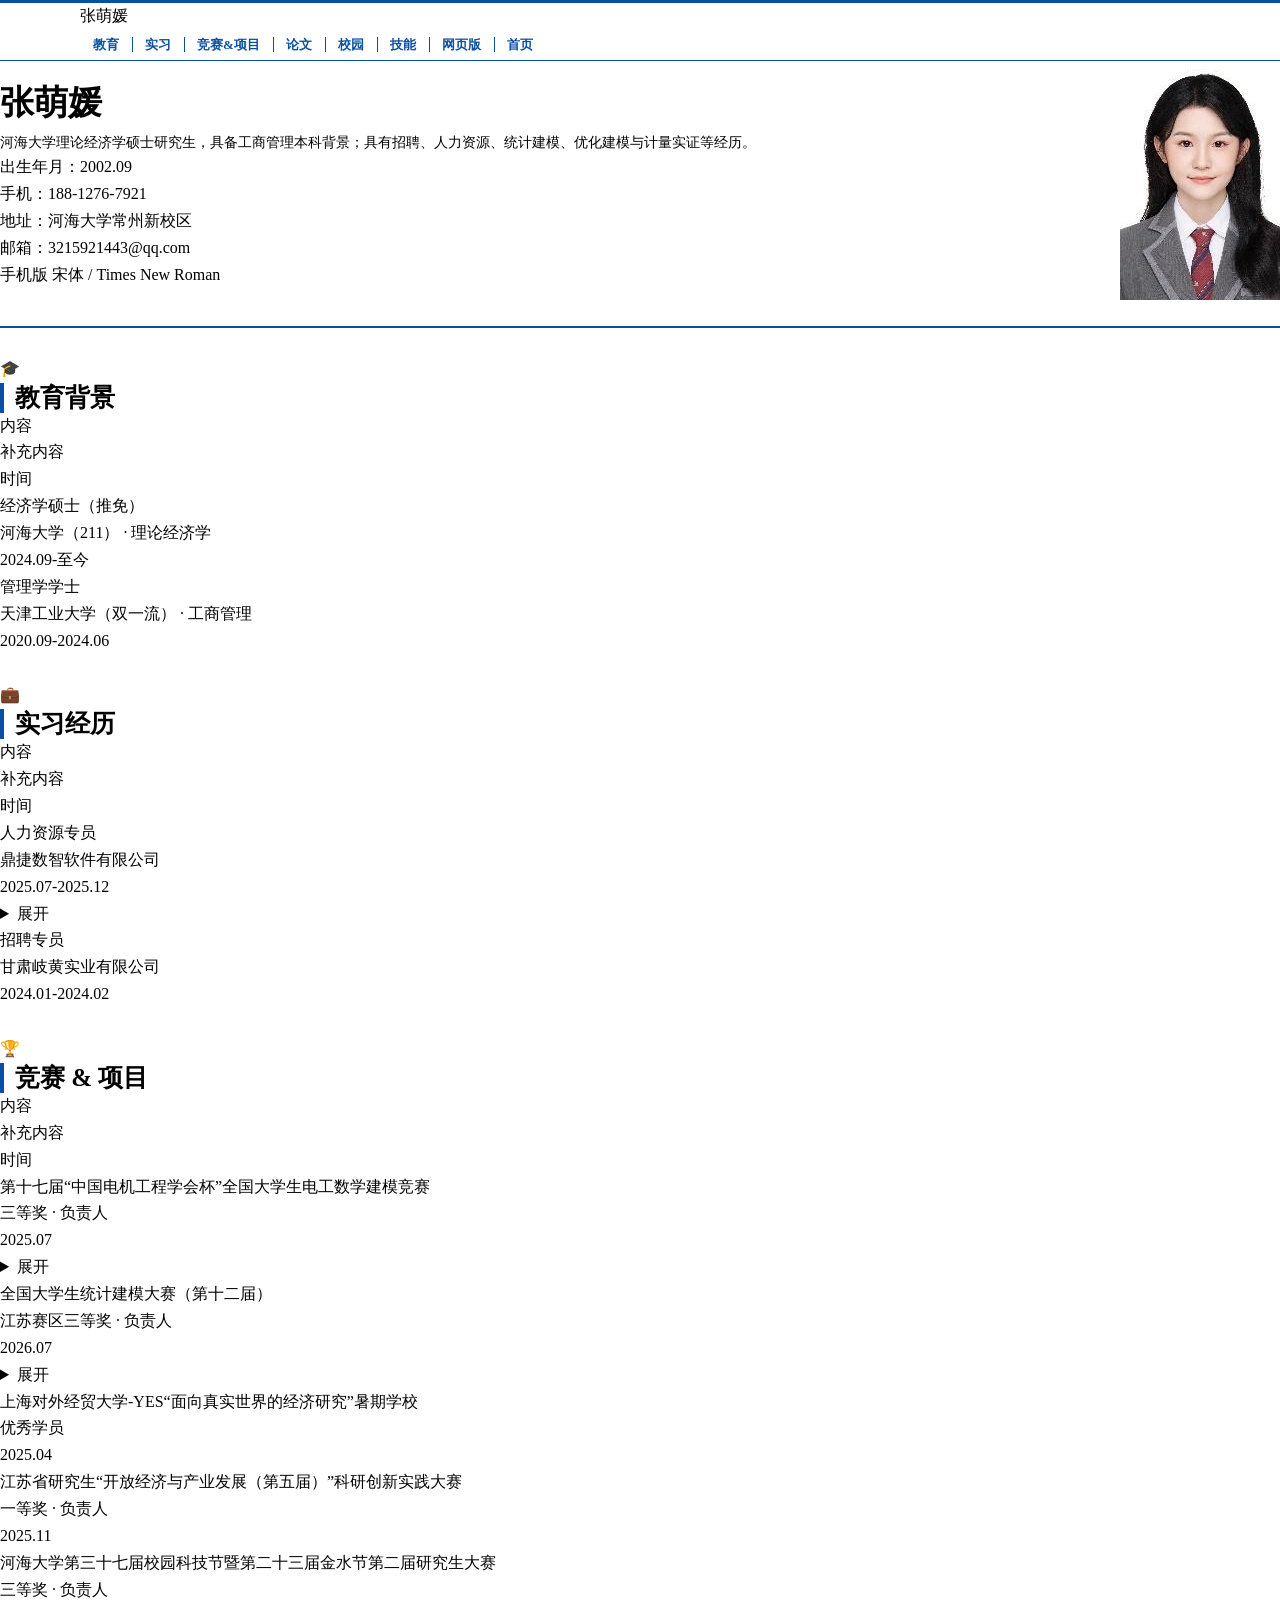
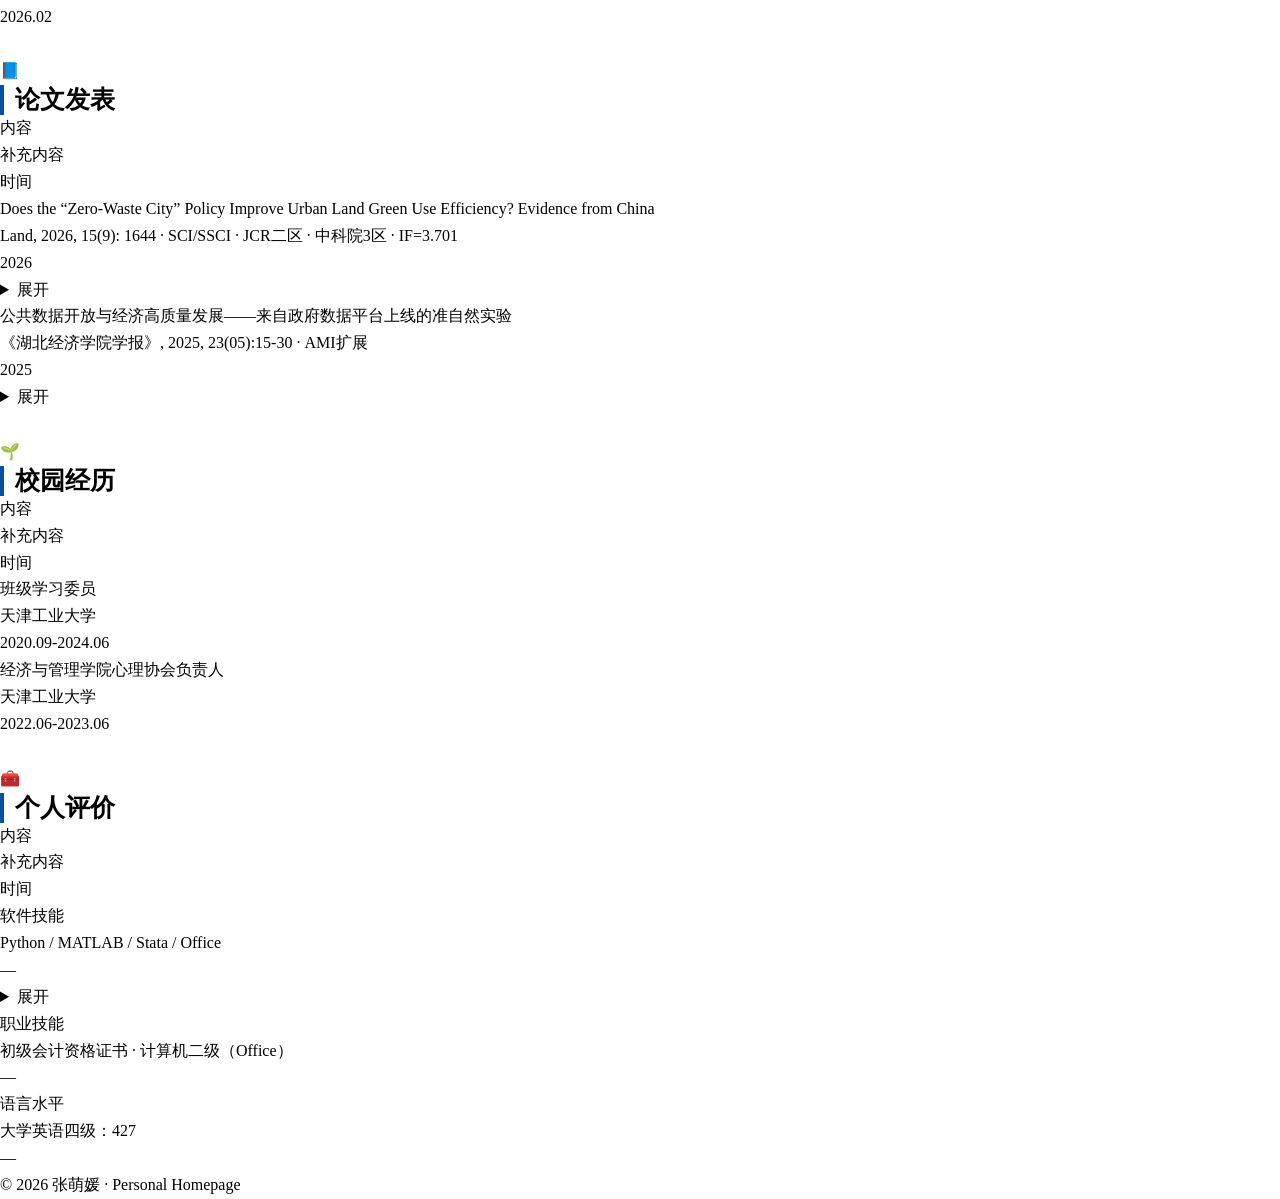
<file: mobile.html>
<!doctype html>
<html lang="zh-CN">
<head>
<meta charset="utf-8">
<meta name="viewport" content="width=device-width,initial-scale=1">
<title>张萌媛 | 手机版</title>
<link rel="stylesheet" href="style.css">
</head>
<body class="mode-mobile">
<header class="topbar">
  <div class="topbar-inner">
    <div class="brand">张萌媛</div>
    <nav class="toolbar-links">
      <a href="#education">教育</a>
      <a href="#internships">实习</a>
      <a href="#competitions">竞赛&项目</a>
      <a href="#publications">论文</a>
      <a href="#campus">校园</a>
      <a href="#skills">技能</a>
      <a href="./web.html">网页版</a>
      <a href="./index.html">首页</a>
    </nav>
  </div>
</header>

<div class="page-shell">
  <section class="hero">
    <div>
      <h1>张萌媛</h1>
      <p class="lead">河海大学理论经济学硕士研究生，具备工商管理本科背景；具有招聘、人力资源、统计建模、优化建模与计量实证等经历。</p>
      <div class="meta-grid">
        <div>出生年月：2002.09</div>
        <div>手机：188-1276-7921</div>
        <div>地址：河海大学常州新校区</div>
        <div>邮箱：3215921443@qq.com</div>
      </div>
      <div class="hero-tools">
        <span class="tool-pill">手机版</span>
        <span class="tool-pill">宋体 / Times New Roman</span>
      </div>
    </div>
    <img class="hero-avatar" src="avatar.jpg" alt="张萌媛">
  </section>

  
<section class="section" id="education">
  <div class="section-head">
    <div class="icon">🎓</div>
    <h2>教育背景</h2>
  </div>
  <div class="list-wrap">
    <div class="list-head">
      <div>内容</div><div>补充内容</div><div>时间</div>
    </div>
    
    <article class="item">
      <div class="item-grid">
        <div class="col content">经济学硕士（推免）</div>
        <div class="col sub">河海大学（211） · 理论经济学</div>
        <div class="col time">2024.09-至今</div>
      </div>
      
    </article>
    
    <article class="item">
      <div class="item-grid">
        <div class="col content">管理学学士</div>
        <div class="col sub">天津工业大学（双一流） · 工商管理</div>
        <div class="col time">2020.09-2024.06</div>
      </div>
      
    </article>
    
  </div>
</section>


<section class="section" id="internships">
  <div class="section-head">
    <div class="icon">💼</div>
    <h2>实习经历</h2>
  </div>
  <div class="list-wrap">
    <div class="list-head">
      <div>内容</div><div>补充内容</div><div>时间</div>
    </div>
    
    <article class="item">
      <div class="item-grid">
        <div class="col content">人力资源专员</div>
        <div class="col sub">鼎捷数智软件有限公司</div>
        <div class="col time">2025.07-2025.12</div>
      </div>
      
        <div class="item-actions">
          <details class="detail-box">
            <summary>展开</summary>
            <div class="detail-content">
              <p>负责邀请面试，累计300人次以上；负责办理员工入职，累计400人次以上；并承担招聘信息发布、简历搜索与筛选、候选人沟通、面试邀约及面试时间安排等工作。</p>
            </div>
          </details>
        </div>
        
    </article>
    
    <article class="item">
      <div class="item-grid">
        <div class="col content">招聘专员</div>
        <div class="col sub">甘肃岐黄实业有限公司</div>
        <div class="col time">2024.01-2024.02</div>
      </div>
      
    </article>
    
  </div>
</section>


<section class="section" id="competitions">
  <div class="section-head">
    <div class="icon">🏆</div>
    <h2>竞赛 & 项目</h2>
  </div>
  <div class="list-wrap">
    <div class="list-head">
      <div>内容</div><div>补充内容</div><div>时间</div>
    </div>
    
    <article class="item">
      <div class="item-grid">
        <div class="col content">第十七届“中国电机工程学会杯”全国大学生电工数学建模竞赛</div>
        <div class="col sub">三等奖 · 负责人</div>
        <div class="col time">2025.07</div>
      </div>
      
        <div class="item-actions">
          <details class="detail-box">
            <summary>展开</summary>
            <div class="detail-content">
              <p>构建面向垃圾分类运输的混合整数规划与VRP调度模型，统一刻画载重、容积、路径及任务覆盖约束；实现Clarke-Wright节约算法与2-opt组合启发式算法，并扩展至多车型协同调度，实现运输路径与成本优化；进一步引入中转站选址、时间窗口与碳排放约束，采用两阶段贪心策略完成“选址—路径—成本”多目标综合优化。</p>
            </div>
          </details>
        </div>
        
    </article>
    
    <article class="item">
      <div class="item-grid">
        <div class="col content">全国大学生统计建模大赛（第十二届）</div>
        <div class="col sub">江苏赛区三等奖 · 负责人</div>
        <div class="col time">2026.07</div>
      </div>
      
        <div class="item-actions">
          <details class="detail-box">
            <summary>展开</summary>
            <div class="detail-content">
              <p>本地部署Qwen3.5模型，基于IPC行业映射与LLM语义匹配构建企业绿色技术采用自动化识别框架；搭建云端GPU多模型实验环境，对Qwen、GLM、Gemma等模型开展Accuracy/F1横向评测，最优模型准确率达91.2%；基于DID开展政策因果评估，并通过PSM-DID、事件研究、交错DID与安慰剂检验等方法完成稳健性验证。</p>
            </div>
          </details>
        </div>
        
    </article>
    
    <article class="item">
      <div class="item-grid">
        <div class="col content">上海对外经贸大学-YES“面向真实世界的经济研究”暑期学校</div>
        <div class="col sub">优秀学员</div>
        <div class="col time">2025.04</div>
      </div>
      
    </article>
    
    <article class="item">
      <div class="item-grid">
        <div class="col content">江苏省研究生“开放经济与产业发展（第五届）”科研创新实践大赛</div>
        <div class="col sub">一等奖 · 负责人</div>
        <div class="col time">2025.11</div>
      </div>
      
    </article>
    
    <article class="item">
      <div class="item-grid">
        <div class="col content">河海大学第三十七届校园科技节暨第二十三届金水节第二届研究生大赛</div>
        <div class="col sub">三等奖 · 负责人</div>
        <div class="col time">2026.02</div>
      </div>
      
    </article>
    
  </div>
</section>


<section class="section" id="publications">
  <div class="section-head">
    <div class="icon">📘</div>
    <h2>论文发表</h2>
  </div>
  <div class="list-wrap">
    <div class="list-head">
      <div>内容</div><div>补充内容</div><div>时间</div>
    </div>
    
    <article class="item">
      <div class="item-grid">
        <div class="col content">Does the “Zero-Waste City” Policy Improve Urban Land Green Use Efficiency? Evidence from China</div>
        <div class="col sub">Land, 2026, 15(9): 1644 · SCI/SSCI · JCR二区 · 中科院3区 · IF=3.701</div>
        <div class="col time">2026</div>
      </div>
      
        <div class="item-actions">
          <details class="detail-box">
            <summary>展开</summary>
            <div class="detail-content">
              <p>作者：Zhang M, Xu S, Wu Y, et al.；当前简历未提供论文访问链接。</p>
            </div>
          </details>
        </div>
        
    </article>
    
    <article class="item">
      <div class="item-grid">
        <div class="col content">公共数据开放与经济高质量发展——来自政府数据平台上线的准自然实验</div>
        <div class="col sub">《湖北经济学院学报》, 2025, 23(05):15-30 · AMI扩展</div>
        <div class="col time">2025</div>
      </div>
      
        <div class="item-actions">
          <details class="detail-box">
            <summary>展开</summary>
            <div class="detail-content">
              <p>作者：张萌媛, 吴越, 徐升艳；当前简历未提供论文访问链接。</p>
            </div>
          </details>
        </div>
        
    </article>
    
  </div>
</section>


<section class="section" id="campus">
  <div class="section-head">
    <div class="icon">🌱</div>
    <h2>校园经历</h2>
  </div>
  <div class="list-wrap">
    <div class="list-head">
      <div>内容</div><div>补充内容</div><div>时间</div>
    </div>
    
    <article class="item">
      <div class="item-grid">
        <div class="col content">班级学习委员</div>
        <div class="col sub">天津工业大学</div>
        <div class="col time">2020.09-2024.06</div>
      </div>
      
    </article>
    
    <article class="item">
      <div class="item-grid">
        <div class="col content">经济与管理学院心理协会负责人</div>
        <div class="col sub">天津工业大学</div>
        <div class="col time">2022.06-2023.06</div>
      </div>
      
    </article>
    
  </div>
</section>


<section class="section" id="skills">
  <div class="section-head">
    <div class="icon">🧰</div>
    <h2>个人评价</h2>
  </div>
  <div class="list-wrap">
    <div class="list-head">
      <div>内容</div><div>补充内容</div><div>时间</div>
    </div>
    
    <article class="item">
      <div class="item-grid">
        <div class="col content">软件技能</div>
        <div class="col sub">Python / MATLAB / Stata / Office</div>
        <div class="col time">—</div>
      </div>
      
        <div class="item-actions">
          <details class="detail-box">
            <summary>展开</summary>
            <div class="detail-content">
              <p>熟练使用Python、MATLAB、Stata开展数据处理、统计分析、计量实证及优化建模；熟悉WorkBuddy、Codex等AI Coding / Agent工具，具备Prompt Engineering能力，可利用大语言模型辅助代码开发、调试、数据分析与工作流自动化；熟练掌握Office办公软件。</p>
            </div>
          </details>
        </div>
        
    </article>
    
    <article class="item">
      <div class="item-grid">
        <div class="col content">职业技能</div>
        <div class="col sub">初级会计资格证书 · 计算机二级（Office）</div>
        <div class="col time">—</div>
      </div>
      
    </article>
    
    <article class="item">
      <div class="item-grid">
        <div class="col content">语言水平</div>
        <div class="col sub">大学英语四级：427</div>
        <div class="col time">—</div>
      </div>
      
    </article>
    
  </div>
</section>


  <div class="footer">© 2026 张萌媛 · Personal Homepage</div>
</div>
</body>
</html>
</file>
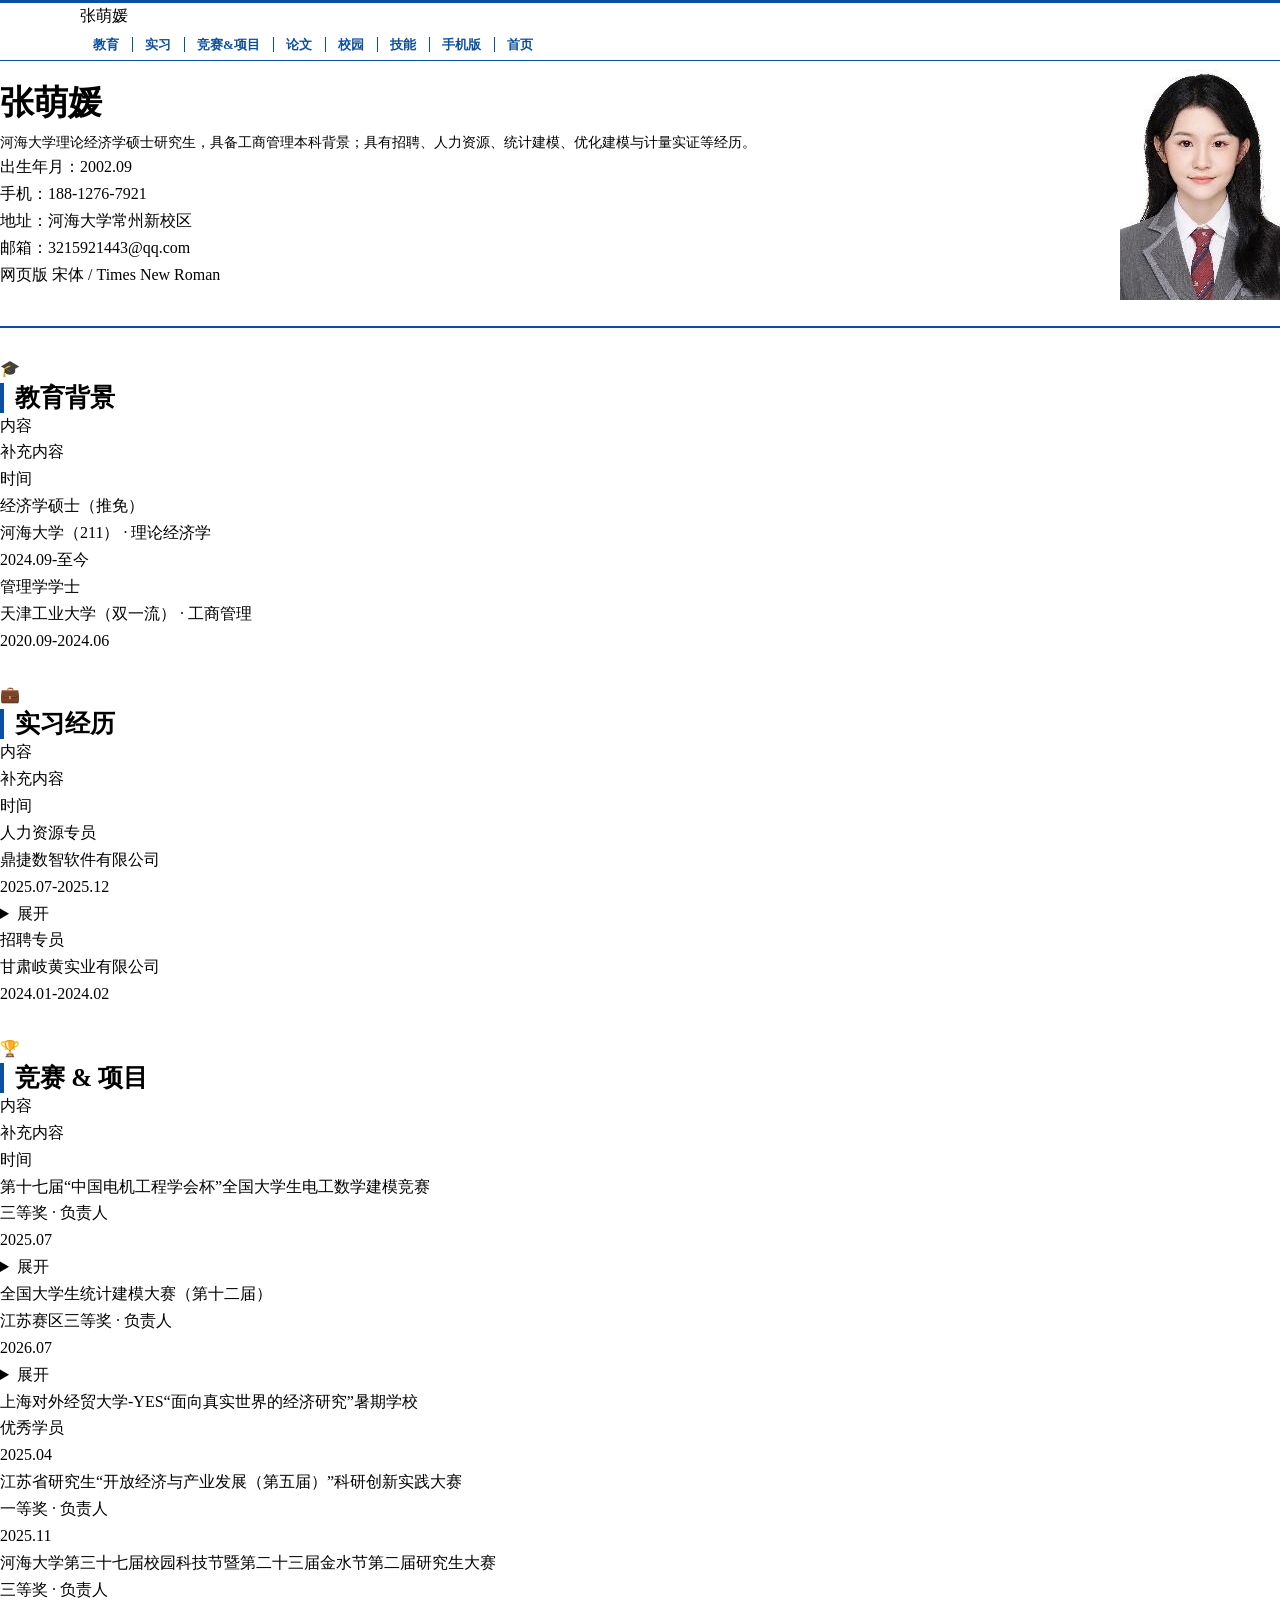
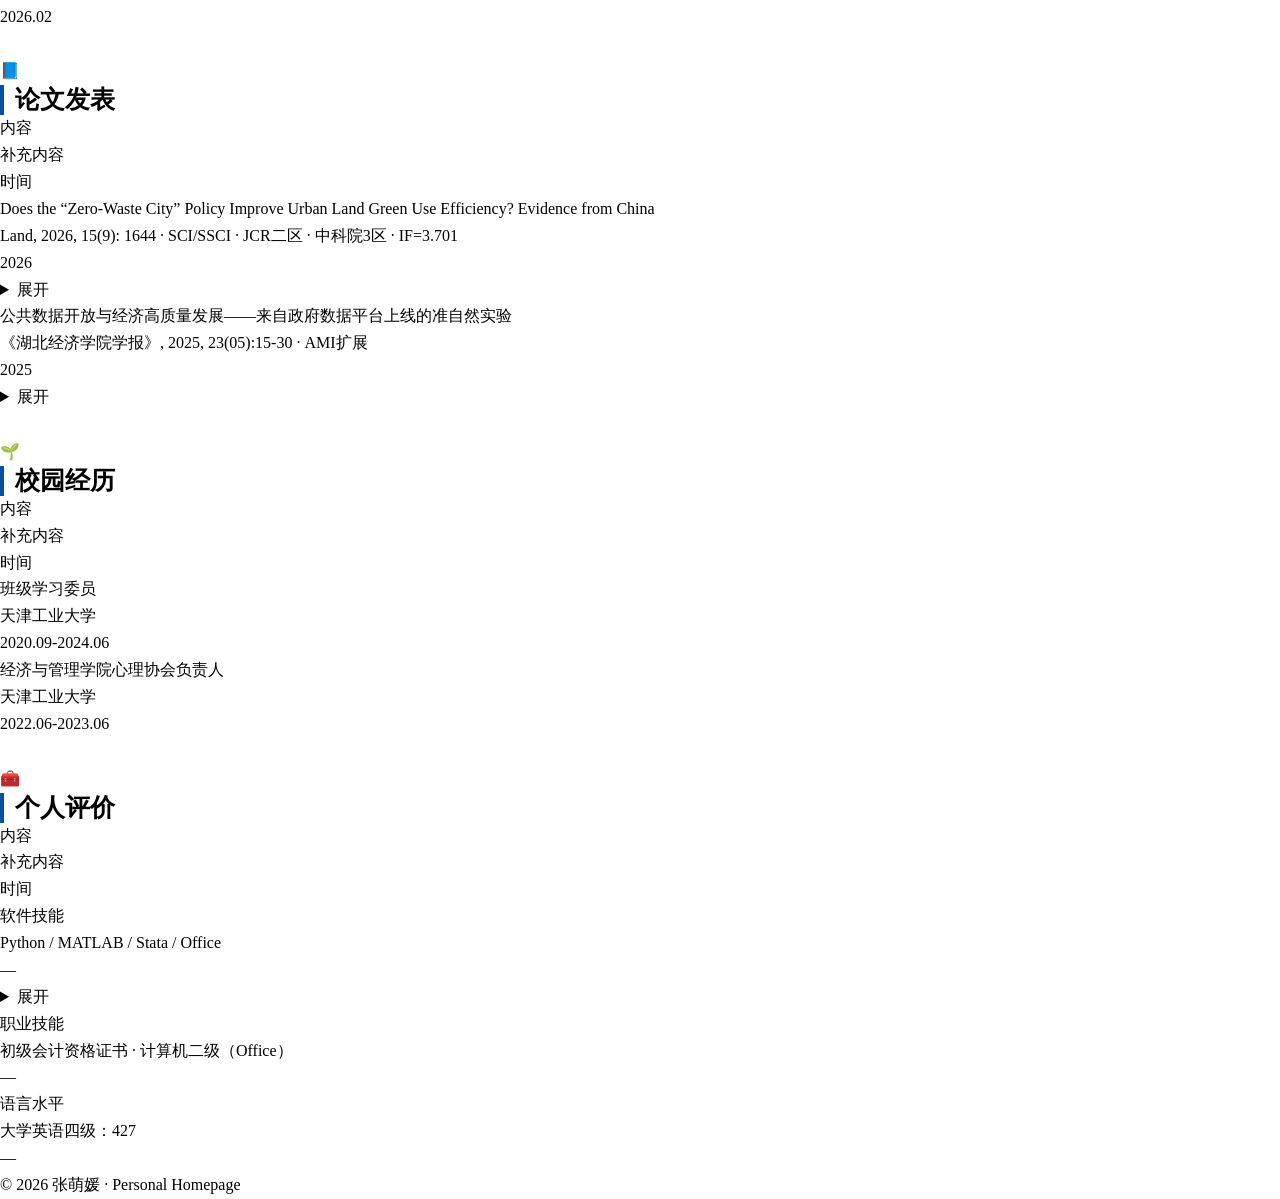
<file: web.html>
<!doctype html>
<html lang="zh-CN">
<head>
<meta charset="utf-8">
<meta name="viewport" content="width=device-width,initial-scale=1">
<title>张萌媛 | 网页版</title>
<link rel="stylesheet" href="style.css">
</head>
<body class="mode-web">
<header class="topbar">
  <div class="topbar-inner">
    <div class="brand">张萌媛</div>
    <nav class="toolbar-links">
      <a href="#education">教育</a>
      <a href="#internships">实习</a>
      <a href="#competitions">竞赛&项目</a>
      <a href="#publications">论文</a>
      <a href="#campus">校园</a>
      <a href="#skills">技能</a>
      <a href="./mobile.html">手机版</a>
      <a href="./index.html">首页</a>
    </nav>
  </div>
</header>

<div class="page-shell">
  <section class="hero">
    <div>
      <h1>张萌媛</h1>
      <p class="lead">河海大学理论经济学硕士研究生，具备工商管理本科背景；具有招聘、人力资源、统计建模、优化建模与计量实证等经历。</p>
      <div class="meta-grid">
        <div>出生年月：2002.09</div>
        <div>手机：188-1276-7921</div>
        <div>地址：河海大学常州新校区</div>
        <div>邮箱：3215921443@qq.com</div>
      </div>
      <div class="hero-tools">
        <span class="tool-pill">网页版</span>
        <span class="tool-pill">宋体 / Times New Roman</span>
      </div>
    </div>
    <img class="hero-avatar" src="avatar.jpg" alt="张萌媛">
  </section>

  
<section class="section" id="education">
  <div class="section-head">
    <div class="icon">🎓</div>
    <h2>教育背景</h2>
  </div>
  <div class="list-wrap">
    <div class="list-head">
      <div>内容</div><div>补充内容</div><div>时间</div>
    </div>
    
    <article class="item">
      <div class="item-grid">
        <div class="col content">经济学硕士（推免）</div>
        <div class="col sub">河海大学（211） · 理论经济学</div>
        <div class="col time">2024.09-至今</div>
      </div>
      
    </article>
    
    <article class="item">
      <div class="item-grid">
        <div class="col content">管理学学士</div>
        <div class="col sub">天津工业大学（双一流） · 工商管理</div>
        <div class="col time">2020.09-2024.06</div>
      </div>
      
    </article>
    
  </div>
</section>


<section class="section" id="internships">
  <div class="section-head">
    <div class="icon">💼</div>
    <h2>实习经历</h2>
  </div>
  <div class="list-wrap">
    <div class="list-head">
      <div>内容</div><div>补充内容</div><div>时间</div>
    </div>
    
    <article class="item">
      <div class="item-grid">
        <div class="col content">人力资源专员</div>
        <div class="col sub">鼎捷数智软件有限公司</div>
        <div class="col time">2025.07-2025.12</div>
      </div>
      
        <div class="item-actions">
          <details class="detail-box">
            <summary>展开</summary>
            <div class="detail-content">
              <p>负责邀请面试，累计300人次以上；负责办理员工入职，累计400人次以上；并承担招聘信息发布、简历搜索与筛选、候选人沟通、面试邀约及面试时间安排等工作。</p>
            </div>
          </details>
        </div>
        
    </article>
    
    <article class="item">
      <div class="item-grid">
        <div class="col content">招聘专员</div>
        <div class="col sub">甘肃岐黄实业有限公司</div>
        <div class="col time">2024.01-2024.02</div>
      </div>
      
    </article>
    
  </div>
</section>


<section class="section" id="competitions">
  <div class="section-head">
    <div class="icon">🏆</div>
    <h2>竞赛 & 项目</h2>
  </div>
  <div class="list-wrap">
    <div class="list-head">
      <div>内容</div><div>补充内容</div><div>时间</div>
    </div>
    
    <article class="item">
      <div class="item-grid">
        <div class="col content">第十七届“中国电机工程学会杯”全国大学生电工数学建模竞赛</div>
        <div class="col sub">三等奖 · 负责人</div>
        <div class="col time">2025.07</div>
      </div>
      
        <div class="item-actions">
          <details class="detail-box">
            <summary>展开</summary>
            <div class="detail-content">
              <p>构建面向垃圾分类运输的混合整数规划与VRP调度模型，统一刻画载重、容积、路径及任务覆盖约束；实现Clarke-Wright节约算法与2-opt组合启发式算法，并扩展至多车型协同调度，实现运输路径与成本优化；进一步引入中转站选址、时间窗口与碳排放约束，采用两阶段贪心策略完成“选址—路径—成本”多目标综合优化。</p>
            </div>
          </details>
        </div>
        
    </article>
    
    <article class="item">
      <div class="item-grid">
        <div class="col content">全国大学生统计建模大赛（第十二届）</div>
        <div class="col sub">江苏赛区三等奖 · 负责人</div>
        <div class="col time">2026.07</div>
      </div>
      
        <div class="item-actions">
          <details class="detail-box">
            <summary>展开</summary>
            <div class="detail-content">
              <p>本地部署Qwen3.5模型，基于IPC行业映射与LLM语义匹配构建企业绿色技术采用自动化识别框架；搭建云端GPU多模型实验环境，对Qwen、GLM、Gemma等模型开展Accuracy/F1横向评测，最优模型准确率达91.2%；基于DID开展政策因果评估，并通过PSM-DID、事件研究、交错DID与安慰剂检验等方法完成稳健性验证。</p>
            </div>
          </details>
        </div>
        
    </article>
    
    <article class="item">
      <div class="item-grid">
        <div class="col content">上海对外经贸大学-YES“面向真实世界的经济研究”暑期学校</div>
        <div class="col sub">优秀学员</div>
        <div class="col time">2025.04</div>
      </div>
      
    </article>
    
    <article class="item">
      <div class="item-grid">
        <div class="col content">江苏省研究生“开放经济与产业发展（第五届）”科研创新实践大赛</div>
        <div class="col sub">一等奖 · 负责人</div>
        <div class="col time">2025.11</div>
      </div>
      
    </article>
    
    <article class="item">
      <div class="item-grid">
        <div class="col content">河海大学第三十七届校园科技节暨第二十三届金水节第二届研究生大赛</div>
        <div class="col sub">三等奖 · 负责人</div>
        <div class="col time">2026.02</div>
      </div>
      
    </article>
    
  </div>
</section>


<section class="section" id="publications">
  <div class="section-head">
    <div class="icon">📘</div>
    <h2>论文发表</h2>
  </div>
  <div class="list-wrap">
    <div class="list-head">
      <div>内容</div><div>补充内容</div><div>时间</div>
    </div>
    
    <article class="item">
      <div class="item-grid">
        <div class="col content">Does the “Zero-Waste City” Policy Improve Urban Land Green Use Efficiency? Evidence from China</div>
        <div class="col sub">Land, 2026, 15(9): 1644 · SCI/SSCI · JCR二区 · 中科院3区 · IF=3.701</div>
        <div class="col time">2026</div>
      </div>
      
        <div class="item-actions">
          <details class="detail-box">
            <summary>展开</summary>
            <div class="detail-content">
              <p>作者：Zhang M, Xu S, Wu Y, et al.；当前简历未提供论文访问链接。</p>
            </div>
          </details>
        </div>
        
    </article>
    
    <article class="item">
      <div class="item-grid">
        <div class="col content">公共数据开放与经济高质量发展——来自政府数据平台上线的准自然实验</div>
        <div class="col sub">《湖北经济学院学报》, 2025, 23(05):15-30 · AMI扩展</div>
        <div class="col time">2025</div>
      </div>
      
        <div class="item-actions">
          <details class="detail-box">
            <summary>展开</summary>
            <div class="detail-content">
              <p>作者：张萌媛, 吴越, 徐升艳；当前简历未提供论文访问链接。</p>
            </div>
          </details>
        </div>
        
    </article>
    
  </div>
</section>


<section class="section" id="campus">
  <div class="section-head">
    <div class="icon">🌱</div>
    <h2>校园经历</h2>
  </div>
  <div class="list-wrap">
    <div class="list-head">
      <div>内容</div><div>补充内容</div><div>时间</div>
    </div>
    
    <article class="item">
      <div class="item-grid">
        <div class="col content">班级学习委员</div>
        <div class="col sub">天津工业大学</div>
        <div class="col time">2020.09-2024.06</div>
      </div>
      
    </article>
    
    <article class="item">
      <div class="item-grid">
        <div class="col content">经济与管理学院心理协会负责人</div>
        <div class="col sub">天津工业大学</div>
        <div class="col time">2022.06-2023.06</div>
      </div>
      
    </article>
    
  </div>
</section>


<section class="section" id="skills">
  <div class="section-head">
    <div class="icon">🧰</div>
    <h2>个人评价</h2>
  </div>
  <div class="list-wrap">
    <div class="list-head">
      <div>内容</div><div>补充内容</div><div>时间</div>
    </div>
    
    <article class="item">
      <div class="item-grid">
        <div class="col content">软件技能</div>
        <div class="col sub">Python / MATLAB / Stata / Office</div>
        <div class="col time">—</div>
      </div>
      
        <div class="item-actions">
          <details class="detail-box">
            <summary>展开</summary>
            <div class="detail-content">
              <p>熟练使用Python、MATLAB、Stata开展数据处理、统计分析、计量实证及优化建模；熟悉WorkBuddy、Codex等AI Coding / Agent工具，具备Prompt Engineering能力，可利用大语言模型辅助代码开发、调试、数据分析与工作流自动化；熟练掌握Office办公软件。</p>
            </div>
          </details>
        </div>
        
    </article>
    
    <article class="item">
      <div class="item-grid">
        <div class="col content">职业技能</div>
        <div class="col sub">初级会计资格证书 · 计算机二级（Office）</div>
        <div class="col time">—</div>
      </div>
      
    </article>
    
    <article class="item">
      <div class="item-grid">
        <div class="col content">语言水平</div>
        <div class="col sub">大学英语四级：427</div>
        <div class="col time">—</div>
      </div>
      
    </article>
    
  </div>
</section>


  <div class="footer">© 2026 张萌媛 · Personal Homepage</div>
</div>
</body>
</html>
</file>
<file: style.css>
/* 个人学术主页 V4.4（统一正文黑色与重点蓝色）
   桌面正文模块比 V3 增大 1px，手机端保持 V3 字号；教育背景使用五列布局。 */
:root {
  --black: #000;
  --blue: #0b4fa2;
  --blue-dark: #073d80;
  --white: #fff;

  /* 桌面端：仅模块内部字号比 V3 增加 1px */
  --fs-name: 34px;
  --fs-section: 25px;
  --fs-primary: 15px;
  --fs-secondary: 15px;
  --fs-date: 14px;
  --fs-detail: 15px;
  --fs-nav: 13px;
  --fs-subsection: 15px;
  --fs-control: 14px;
  --fs-portfolio-caption: 14px;
  /* 这些不属于模块内部；保持 V3 的独立字号 */
  --fs-hero: 14px;
  --fs-ui-control: 13px;
  --fs-footer: 13px;
}
* { box-sizing: border-box; }
html { scroll-behavior: smooth; }
body {
  margin: 0;
  background: var(--white);
  color: var(--black);
  font-family: "Times New Roman", "Songti SC", "STSong", "SimSun", serif;
  line-height: 1.68;
  -webkit-font-smoothing: antialiased;
}
button, input { font: inherit; }
a { color: var(--blue); }
[hidden] { display: none !important; }
.skip-link { position: absolute; left: -9999px; top: 0; z-index: 100; background: #fff; color: var(--blue); padding: 8px 16px; font-size: var(--fs-ui-control); }
.skip-link:focus { left: 14px; top: 14px; }

/* 顶部导航 */
.topbar {
  position: sticky; top: 0; z-index: 30;
  display: grid; grid-template-columns: auto minmax(0,1fr);
  align-items: center; gap: 22px; min-height: 58px;
  padding: 0 max(24px, calc((100vw - 1120px)/2));
  border-top: 3px solid var(--blue); border-bottom: 1.5px solid var(--blue);
  background: #fff;
}
.brand { display: inline-flex; align-items: center; gap: 9px; text-decoration: none; white-space: nowrap; color: #000; }
.brand-mark {
  width: 30px; height: 30px; border: 1.5px solid var(--blue);
  border-radius: 50%; display: grid; place-items: center;
  color: var(--blue); font-size: var(--fs-nav); font-weight: 700;
}
.brand-name { font-size: var(--fs-nav); font-weight: 700; }
.topbar nav { display: flex; justify-content: flex-end; align-items: center; min-width: 0; white-space: nowrap; overflow-x: auto; scrollbar-width: none; }
.topbar nav::-webkit-scrollbar { display: none; }
.topbar nav a { position: relative; padding: 4px 13px; color: var(--blue); font-size: var(--fs-nav); font-weight: 700; text-decoration: none; }
.topbar nav a + a::before { position: absolute; content: ""; left: 0; top: 25%; width: 1px; height: 50%; background: var(--blue); }
.topbar nav a:hover, .topbar nav a:focus-visible { text-decoration: underline; text-underline-offset: 4px; color: var(--blue); }

/* 主体和个人信息 */
.page { width: min(1120px, calc(100% - 46px)); margin: 0 auto; padding: 26px 0 60px; }
.hero { display: grid; grid-template-columns: minmax(0,1fr) 160px; gap: 30px; align-items: center; padding: 8px 0 26px; border-bottom: 2px solid var(--blue); }
.hero h1 { margin: 4px 0 9px; font-size: var(--fs-name); line-height: 1.12; font-weight: 700; }
.hero p { margin: 0; font-size: var(--fs-hero); }
.hero-role { font-weight: 500; }
.hero-sep { color: var(--blue); padding: 0 2px; }
.hero-direction { margin-top: 10px !important; color: var(--black); }
.hero-direction strong { font-weight: 700; color: var(--blue); }
.avatar { width: 142px; height: 142px; object-fit: cover; object-position: center top; border: 2px solid var(--blue); border-radius: 50%; justify-self: end; background: #fff; }

/* 配色规则：普通信息（含所有日期与年份）黑色；链接、重点编号、研究状态和详情控件蓝色。 */
/* 章节标题和所有三列条目 */
.section { padding-top: 28px; scroll-margin-top: 75px; }
.section-header { display: flex; align-items: end; justify-content: space-between; gap: 14px; }
.section h2 { margin: 0; padding-left: 11px; border-left: 4px solid var(--blue); font-size: var(--fs-section); line-height: 1.2; color: #000; }
.section-rule { height: 1.5px; margin: 10px 0 0; background: var(--blue); }
.row-entry, .publication, .working-entry { padding: 13px 2px 12px; border-bottom: 1px solid var(--blue); }
.row-main { display: grid; grid-template-columns: minmax(0,1.2fr) minmax(0,1.2fr) 130px; gap: 16px; align-items: start; }
.row-left { min-width: 0; font-size: var(--fs-primary); font-weight: 700; line-height: 1.55; }
.row-middle { min-width: 0; color: var(--black); font-size: var(--fs-secondary); font-weight: 700; text-align: center; line-height: 1.6; }
.row-main time, .publication-line1 time { font-size: var(--fs-date); font-weight: 700; color: var(--black); text-align: right; white-space: nowrap; }
/* 项目中“参与”是角色，不是日期；保留其原有布局但使用次要信息字号。 */
#projects .row-main time { font-size: var(--fs-secondary); }
.row-subtitle { margin-top: 6px; color: var(--black); font-size: var(--fs-secondary); line-height: 1.7; }

/* 折叠详情 */
.detail { margin-top: 7px; }
.detail summary {
  width: max-content; max-width: 100%; display: list-item; list-style: none;
  cursor: pointer; color: var(--blue); font-size: var(--fs-control);
  font-weight: 700; text-decoration: underline; text-underline-offset: 3px;
}
.detail summary::-webkit-details-marker { display: none; }
.detail summary::before { content: "＋ "; text-decoration: none; }
.detail[open] summary::before { content: "－ "; }
.detail summary:hover { color: var(--blue-dark); }
.detail summary:focus-visible { outline: 2px solid var(--blue); outline-offset: 3px; }
.detail-panel { margin-top: 9px; padding: 4px 0 4px 14px; border-left: 3px solid var(--blue); font-size: var(--fs-detail); }
.detail-list { list-style: none; margin: 0; padding: 0; }
.detail-list li { display: grid; grid-template-columns: auto minmax(0,1fr); gap: 6px; margin: 5px 0; line-height: 1.78; }
.detail-num { white-space: nowrap; }

/* 教育背景由原三列改为五列：学位 / 学校 / 学院 / 专业 / 日期 */
/* 按参考截图横向对齐五列：学位(黑/左) | 学校(黑/中) | 学院(黑/中) | 专业(黑/左) | 日期(黑/右)。
   第一列和最后一列始终贴齐容器左右两端；详情位于整行下方。 */
#education .education-grid {
  display: grid;
  grid-template-columns: minmax(0, 17fr) minmax(0, 22fr) minmax(0, 20fr) minmax(0, 24fr) minmax(128px, 17fr);
  gap: 10px; align-items: center;
}
#education .edu-degree, #education .edu-major { min-width: 0; text-align: left; font-size: var(--fs-primary); font-weight: 700; line-height: 1.6; }
#education .edu-degree { color: var(--black); }
#education .edu-major { color: var(--black); }
#education .edu-school, #education .edu-college { min-width: 0; text-align: center; font-size: var(--fs-secondary); font-weight: 700; line-height: 1.6; color: var(--black); }
#education .edu-date { min-width: 0; text-align: right; font-size: var(--fs-date); font-weight: 700; color: var(--black); line-height: 1.6; white-space: nowrap; }
#education .education-entry > details.detail { margin-top: 12px; }
#projects .row-main { grid-template-columns: minmax(0,61fr) minmax(145px,24fr) minmax(70px,15fr); }
#activities .row-main, #competitions .row-main { grid-template-columns: minmax(0,72fr) minmax(90px,15fr) minmax(92px,13fr); }
#internships .row-main { grid-template-columns: minmax(155px,25fr) minmax(0,54fr) minmax(132px,21fr); }
#skills .row-main { grid-template-columns: minmax(155px,25fr) minmax(0,75fr) 0; gap: 12px; }
#skills .row-main time { display: none; }
/* 科研技能右侧工具列表与容器右边缘对齐，移动端亦保持右对齐。 */
#skills .row-middle { text-align: right; }
/* 竞赛赛题移入详情，和具体研究任务之间保留小间距。 */
#competitions .competition-topic { margin: 0 0 7px; }

/* 已发表和工作论文 */
.publication-line1 { display: grid; grid-template-columns: minmax(0,1fr) 64px; gap: 16px; align-items: start; }
.publication-citation { min-width: 0; font-size: var(--fs-primary); font-weight: 700; line-height: 1.63; }
.pub-number { color: var(--blue); white-space: nowrap; }
.author-note { color: var(--black); font-size: var(--fs-secondary); }
.publication-meta { color: var(--black); font-size: var(--fs-secondary); font-weight: 700; margin-top: 5px; }
.meta-divider { padding: 0 3px; color: var(--black); }
/* 论文首行只包含文献标题和年份；期刊信息与真实访问链接固定在第二行。 */
.publication-second-line { display: grid; grid-template-columns: minmax(0,1fr) max-content; gap: 12px; align-items: start; margin-top: 5px; }
.publication-second-line .publication-meta { margin-top: 0; min-width: 0; overflow-wrap: anywhere; }
.publication-second-line .publication-link { white-space: nowrap; align-self: start; text-align: right; }
.publication-actions { display: flex; align-items: center; gap: 24px; flex-wrap: wrap; margin-top: 7px; line-height: 1; }
.publication-actions .detail { margin: 0; }
.publication-actions .detail summary { line-height: 24px; }
.text-link, .no-link { font-size: var(--fs-control); }
.text-link { font-weight: 700; text-underline-offset: 3px; }
.no-link { color: var(--black); }
.working-heading { display: grid; grid-template-columns: minmax(0,1fr) max-content; align-items: start; gap: 16px; }
.working-title { min-width: 0; overflow-wrap: anywhere; font-size: var(--fs-primary); font-weight: 700; line-height: 1.65; }
.working-status { max-width: 128px; font-size: var(--fs-secondary); font-weight: 700; color: var(--blue-dark); text-align: right; white-space: normal; line-height: 1.65; }
.working-authors { margin-top: 2px; font-size: var(--fs-secondary); color: var(--black); }
.detail-text { margin: 0; line-height: 1.78; }

/* 如未来增设作品集，沿用同一字号令牌；当前内容与栏目不新增或删除。 */
.portfolio-subtitle, .portfolio-subheading { font-size: var(--fs-subsection); }
.portfolio-description, .portfolio-poster-name, .portfolio-caption { font-size: var(--fs-portfolio-caption); }
.portfolio a, .portfolio button { font-size: var(--fs-control); }

footer { display: flex; justify-content: center; gap: 9px; align-items: center; padding-top: 38px; color: var(--black); font-size: var(--fs-footer); }
.footer-sep { color: var(--black); }

/* 密码页和页面辅助控件：继承 V3 原有字号与布局 */
.secure-gate { position: fixed; inset: 0; z-index: 99999; display: flex; align-items: center; justify-content: center; padding: 24px; background: radial-gradient(ellipse 72% 70% at 50% 45%,#eef5fe 0%,#f8fbff 54%,#fff 100%); font-family: "Times New Roman","Songti SC","STSong","SimSun",serif; }
.secure-gate::before { content: ""; position: absolute; left: 0; right: 0; top: 0; height: 4px; background: var(--blue); }
.secure-card { position: relative; width: min(444px,100%); padding: 43px 38px 30px; background: #fff; border: 1px solid #dce6f3; border-top: 3px solid var(--blue); border-radius: 15px; box-shadow: 0 17px 55px rgba(12,55,105,.095),0 2px 8px rgba(12,55,105,.035); text-align: left; }
.gate-brand { display: flex; justify-content: center; align-items: center; margin-bottom: 18px; }
.secure-mark { width: 68px; height: 68px; display: grid; place-items: center; border: 1.5px solid var(--blue); border-radius: 50%; color: var(--blue); background: #f7faff; font-size: 17px; font-weight: 700; line-height: 1; letter-spacing: 0; }
.secure-card h1 { margin: 0 0 8px; font-size: 26px; font-weight: 700; line-height: 1.3; text-align: center; }
.gate-description { margin: 0 0 28px; color: #64748b; font-size: 13.5px; line-height: 1.7; text-align: center; }
#secureForm { display: flex; flex-direction: column; gap: 0; }
.secure-label { display: block; margin: 0 0 9px; font-size: var(--fs-ui-control); font-weight: 700; color: #1c2a3b; }
.password-wrap { display: flex; align-items: center; width: 100%; height: 50px; padding-right: 6px; background: #fff; border: 1px solid #aabbd1; border-radius: 7px; transition: border-color .18s ease,box-shadow .18s ease; }
.password-wrap:hover { border-color: #628ac0; }
.password-wrap:focus-within { border-color: var(--blue); box-shadow: 0 0 0 3px rgba(11,79,162,.105); }
#securePassword { width: 100%; min-width: 0; flex: 1; height: 100%; padding: 0 15px; border: 0; outline: 0; background: transparent; color: #14233a; font-size: var(--fs-ui-control); }
#securePassword::placeholder { color: #9aa5b3; }
.password-toggle { display: grid; place-items: center; flex: none; width: 40px; height: 38px; padding: 0; border: 0; border-radius: 5px; background: transparent; color: #72869d; cursor: pointer; font-size: var(--fs-ui-control); }
.password-toggle:hover { background: #eef4fd; color: var(--blue); }
.password-toggle:focus-visible { outline: 2px solid var(--blue); outline-offset: 1px; }
.secure-error { min-height: 21px; margin: 7px 0 9px; font-size: var(--fs-ui-control); color: #b3261e; line-height: 1.6; }
#secureSubmit { display: flex; align-items: center; justify-content: center; gap: 11px; width: 100%; height: 48px; padding: 0 18px; border: 1px solid var(--blue); border-radius: 7px; background: var(--blue); color: #fff; cursor: pointer; font-size: var(--fs-ui-control); font-weight: 700; transition: background .16s ease,transform .16s ease,box-shadow .16s ease; }
#secureSubmit:hover { background: var(--blue-dark); box-shadow: 0 5px 12px rgba(11,79,162,.15); }
#secureSubmit:active { transform: translateY(1px); }
#secureSubmit:focus-visible { outline: 3px solid #82a9da; outline-offset: 2px; }
#secureSubmit:disabled { opacity: .65; cursor: wait; box-shadow: none; }
.gate-footer { display: flex; align-items: center; justify-content: center; gap: 7px; margin-top: 27px; padding-top: 18px; border-top: 1px solid #e7edf5; color: #728096; text-align: center; font-size: 11.5px; line-height: 1.6; }
.gate-footer svg { flex: none; }
.logout { position: fixed; right: 15px; bottom: 15px; z-index: 9998; padding: 7px 12px; border: 1px solid var(--blue); background: #fff; color: var(--blue); font-size: var(--fs-ui-control); font-weight: 700; cursor: pointer; box-shadow: 0 2px 7px #0001; }
.logout:hover { background: #f4f8ff; }
.visually-hidden { position: absolute; width: 1px; height: 1px; overflow: hidden; clip: rect(0,0,0,0); white-space: nowrap; }

/* 窄屏沿用 V2 的响应式列布局，不调整字号；字体缩小统一由 <=700px 的令牌负责。 */
@media (max-width: 1050px) {
  .row-main { gap: 14px; }
  .topbar nav a { padding: 4px 11px; }
}
@media (max-width: 820px) {
  .topbar { grid-template-columns: 1fr; gap: 7px; padding: 8px 16px; min-height: auto; }
  .topbar nav { width: 100%; justify-content: flex-start; }
  .topbar nav a { padding: 3px 11px; }
  .section { scroll-margin-top: 100px; }
  .row-main, #projects .row-main, #activities .row-main, #competitions .row-main, #internships .row-main, #skills .row-main { grid-template-columns: minmax(0,1fr); gap: 1px; }
  /* 窄屏五项按学位/学校/学院/专业/日期排列，避免强行压缩 */
  #education .education-grid { grid-template-columns: minmax(0,1fr); gap: 1px; }
  #education .edu-school, #education .edu-college { text-align: left; }
  #education .edu-date { text-align: right; margin-top: 1px; }
  .row-middle, .row-main time { text-align: left; }
}
@media (max-width: 700px) {
  :root {
    /* 手机端完全保留 V3 的原有字号，不随桌面字号变化 */
    --fs-name: 33px;
    --fs-section: 24px;
    --fs-primary: 13px;
    --fs-secondary: 13px;
    --fs-date: 12px;
    --fs-detail: 13px;
    --fs-nav: 12px;
    --fs-subsection: 13px;
    --fs-control: 12px;
    --fs-portfolio-caption: 12px;
    --fs-hero: 13px;
    --fs-ui-control: 12px;
    --fs-footer: 12px;
  }
  .page { width: min(calc(100% - 26px),620px); padding-top: 18px; }
  .brand-mark { width: 30px; height: 30px; font-size: 9.5px; }
  .hero { grid-template-columns: minmax(0,1fr) 116px; gap: 14px; padding: 5px 0 22px; }
  .avatar { width: 108px; height: 108px; }
  .hero h1 { margin-bottom: 8px; }
  .hero p { line-height: 1.72; }
  .section { padding-top: 24px; }
  .working-heading { gap: 9px; }
  .working-status { max-width: 95px; }
  .publication-line1 { grid-template-columns: 1fr; gap: 2px; }
  .publication-line1 time { text-align: left; }
}
@media (max-width: 390px) {
  .secure-card { padding: 34px 23px 24px; }
  .hero { grid-template-columns: minmax(0,1fr) 97px; }
  .avatar { width: 90px; height: 90px; }
}
@media (prefers-reduced-motion: reduce) { html { scroll-behavior: auto; } }


/* V4.5：仅手机端：名称+日期同一首行、信息压缩为两至三行。
   在最后定义，覆盖旧版 max-width:820px 的单列强制堆叠。
   桌面及平板（宽度 > 700px）的原布局完全保留。 */
@media (max-width: 700px) {
  .page { width: calc(100% - 24px); }
  .row-entry, .publication, .working-entry { padding-top: 10px; padding-bottom: 10px; }

  /* 普通经历：名称始终在日期左侧，日期固定于右上角。
     第二行显示学校/获奖等级/项目类型，文本过长时允许在自身列内换行。 */
  .row-main,
  #projects .row-main,
  #activities .row-main,
  #competitions .row-main,
  #internships .row-main {
    display: grid;
    grid-template-columns: minmax(0, 1fr) max-content;
    grid-template-rows: auto auto;
    column-gap: 8px;
    row-gap: 1px;
    align-items: start;
  }
  .row-main .row-left {
    grid-column: 1;
    grid-row: 1 / span 2;
    min-width: 0;
    font-size: 12px;
    line-height: 1.52;
    overflow-wrap: anywhere;
  }
  .row-main > time {
    grid-column: 2;
    grid-row: 1;
    align-self: start;
    text-align: right;
    font-size: 11px;
    line-height: 1.52;
    white-space: nowrap;
  }
  .row-main .row-middle {
    grid-column: 2;
    grid-row: 2;
    min-width: 0;
    max-width: 135px;
    justify-self: end;
    text-align: right;
    font-size: 11px;
    line-height: 1.46;
    overflow-wrap: anywhere;
  }
  /* 实习：职位与日期首行；单位保留完整文字，下一行左对齐。 */
  #internships .row-main .row-left { grid-row: 1; }
  #internships .row-main .row-middle {
    grid-column: 1 / -1;
    grid-row: 2;
    justify-self: start;
    max-width: none;
    text-align: left;
    font-size: 11px;
  }
  /* 科研项目：项目名配右上角“参与”，基金类型放第二行。 */
  #projects .row-main .row-left { grid-row: 1; }
  #projects .row-main > time { font-size: 11px; }
  #projects .row-main .row-middle { grid-column: 1 / -1; grid-row: 2; max-width: none; justify-self: start; text-align: left; }

  /* 教育背景：学位 / 日期同一行，其余信息压缩成两行。
     五项字段保持顺序和完整显示，不以省略号丢失数据。 */
  #education .education-grid {
    display: grid;
    grid-template-columns: minmax(0,1fr) max-content;
    grid-template-rows: auto auto auto;
    column-gap: 9px;
    row-gap: 1px;
    align-items: baseline;
  }
  #education .edu-degree { grid-column:1; grid-row:1; font-size:12px; text-align:left; }
  #education .edu-date { grid-column:2; grid-row:1; font-size:11px; text-align:right; margin-top:0; white-space:nowrap; }
  #education .edu-school { grid-column:1; grid-row:2; font-size:11px; text-align:left; }
  #education .edu-college { grid-column:2; grid-row:2; font-size:11px; text-align:right; }
  #education .edu-major { grid-column:1 / -1; grid-row:3; font-size:11px; text-align:left; }
  #education .education-entry > details.detail { margin-top:6px; }

  /* 科研技能：名称与右侧标签同一行，不再堆叠。 */
  #skills .row-main {
    display:grid;
    grid-template-columns:minmax(0,1fr) max-content;
    grid-template-rows:auto;
    align-items:baseline;
    column-gap:8px;
  }
  #skills .row-main .row-left { grid-column:1; grid-row:1; font-size:12px; }
  #skills .row-main .row-middle {
    grid-column:2;
    grid-row:1;
    max-width:min(58vw, 215px);
    justify-self:end;
    text-align:right;
    font-size:11px;
    overflow-wrap:normal;
  }

  /* 学术论文：原本拆行的发表年份移回题名右上角。 */
  .publication-line1 {
    display:grid;
    grid-template-columns:minmax(0,1fr) max-content;
    align-items:start;
    gap:8px;
  }
  .publication-citation, .working-title { font-size:12px; line-height:1.55; }
  .publication-line1 time { text-align:right; font-size:11px; line-height:1.55; white-space:nowrap; }
  .publication-meta, .publication-second-line .publication-meta { font-size:11px; line-height:1.58; }
  .publication-second-line { gap:8px; }
  .publication-second-line .publication-link { align-self:start; }
  .working-heading { grid-template-columns:minmax(0,1fr) max-content; gap:8px; }
  .working-status { max-width:99px; font-size:11px; line-height:1.55; }
  .detail-panel { font-size:var(--fs-detail); }
}

/* 窄手机进一步压紧间距，维持第一行左右对齐与完整文字。 */
@media (max-width: 360px) {
  .row-main, #projects .row-main, #activities .row-main, #competitions .row-main,
  #internships .row-main, #education .education-grid { column-gap:5px; }
  #education .edu-degree, .row-main .row-left { font-size:11px; }
  #skills .row-main .row-left { font-size:11px; }
  .publication-citation, .working-title { font-size:11px; }
  .working-status { max-width:88px; }
}
</file>
